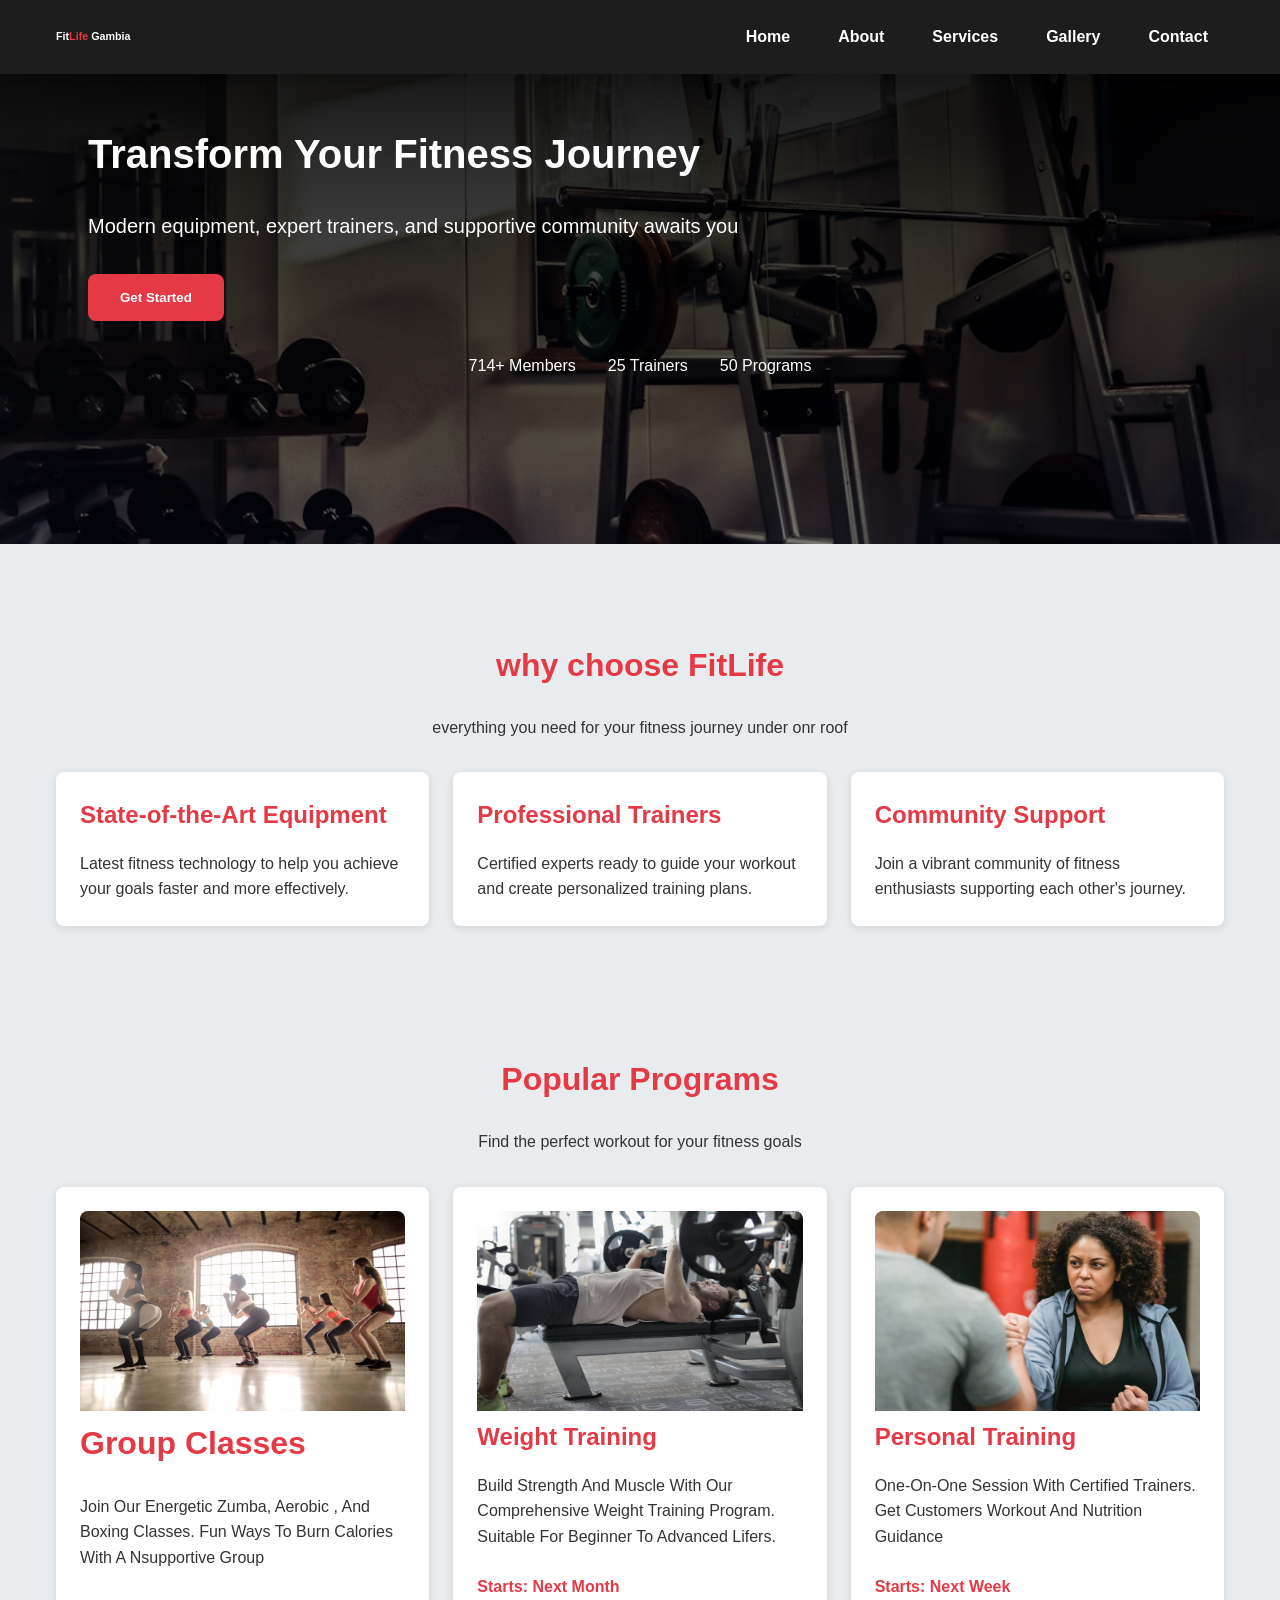
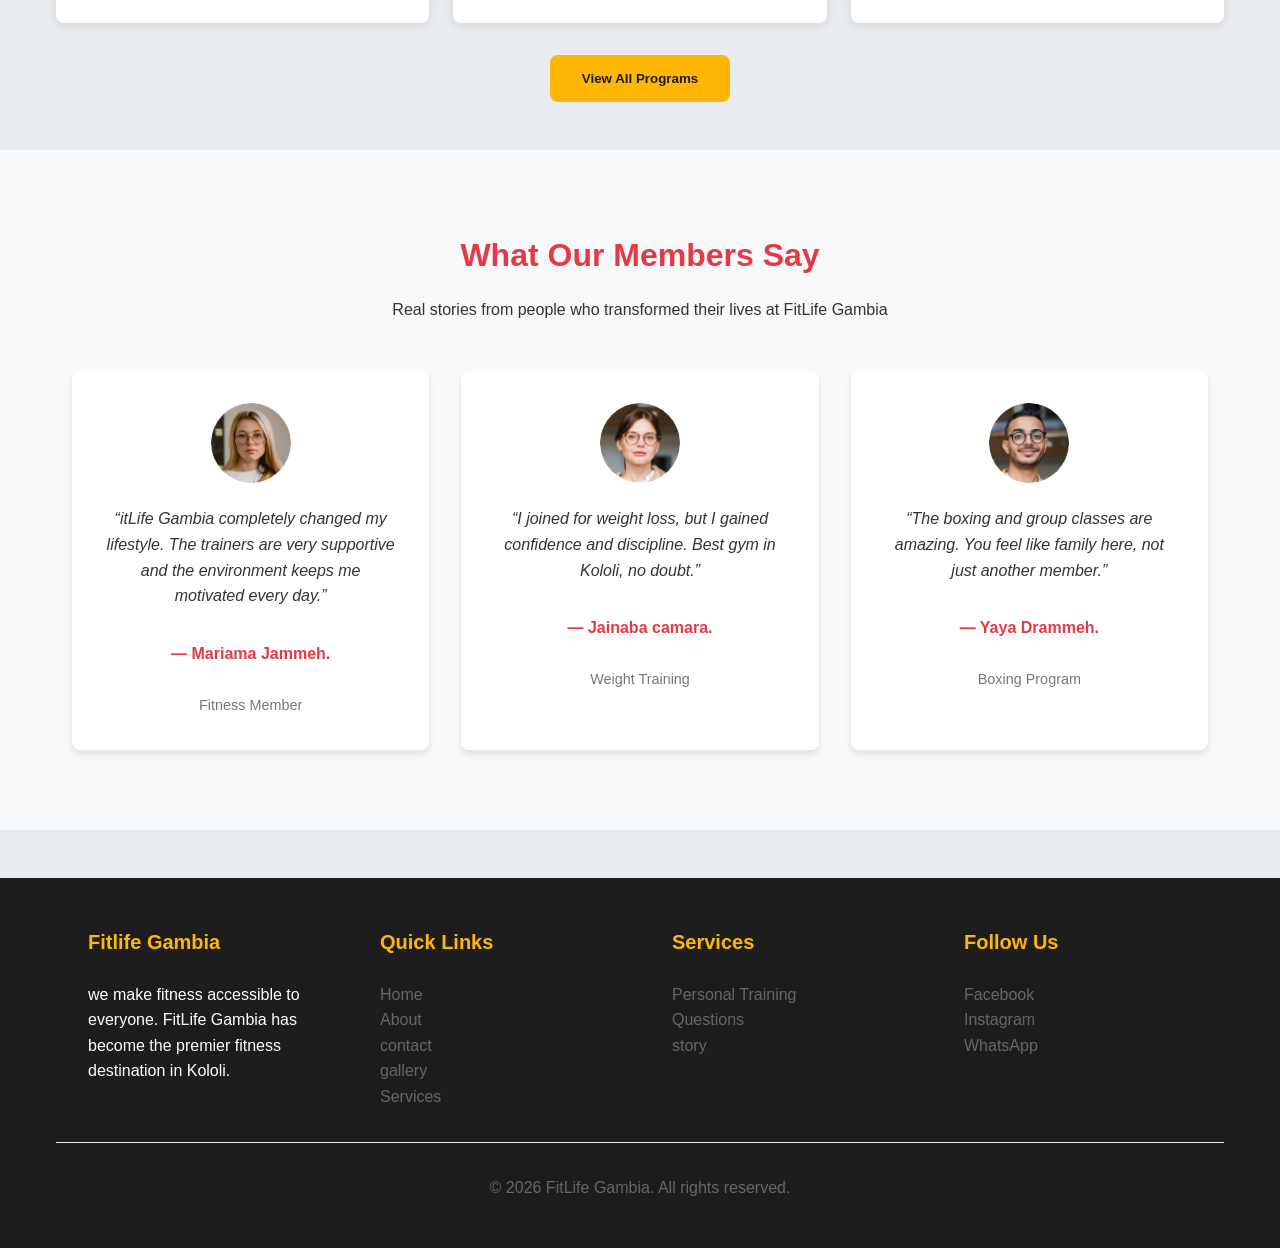
<file: index.html>
<!doctype html>
<html lang="en">
  <head>
    <meta charset="UTF-8" />
    <meta name="viewport" content="width=device-width, initial-scale=1.0" />
    <title>FitLife Gambia</title>
    <link rel="stylesheet" href="css/stlye.css" />
    <link rel="stylesheet" href="css/utilitys.css" />
  </head>
  <body>
    <header>
      <div class="container">
        <div class="header-content">
          <div class="logo">
            <h6 class="small-size">
              Fit<span style="color: var(--color-primary)">Life</span> Gambia
            </h6>
          </div>

          <nav id="navmenu">
            <ul>
              <li><a href="#home" class="active">Home</a></li>
              <li><a href="about.html">About</a></li>
              <li><a href="Services.html">Services</a></li>
              <li><a href="gallery.html">Gallery</a></li>
              <li><a href="contact.html">Contact</a></li>
            </ul>
          </nav>
        </div>
      </div>
    </header>

    <main>
      <!-- Home Section -->
      <div class="contact-hero-img">
        <div class="container">
          <div class="hero">
            <h1>Transform Your Fitness Journey</h1>
            <p>
              Modern equipment, expert trainers, and supportive community awaits
              you
            </p>
            <button
              style="text-align: left"
              class="btn btn-primary"
              onclick="showSection('contact')"
            >
              Get Started
            </button>
            <!-- counter -->
            <div class="counters" style="margin-bottom: 12rem">
              <div>
                <span class="counter" data-target="1200">0</span>+ Members
              </div>
              <div>
                <span class="counter" data-target="25">0</span> Trainers
              </div>
              <div>
                <span class="counter" data-target="50">0</span> Programs
              </div>
            </div>
          </div>
        </div>
      </div>
      <section id="home">
        <div class="container">
          <h2 class="text-center" style="margin-top: var(--spacing-xl)">
            why choose FitLife
          </h2>
          <p class="text-center">
            everything you need for your fitness journey under onr roof
          </p>
          <div class="cards-grid">
            <div class="card feature-card">
              <h3>State-of-the-Art Equipment</h3>
              <p>
                Latest fitness technology to help you achieve your goals faster
                and more effectively.
              </p>
            </div>
            <div class="card feature-card">
              <h3>Professional Trainers</h3>
              <p>
                Certified experts ready to guide your workout and create
                personalized training plans.
              </p>
            </div>
            <div class="card feature-card">
              <h3>Community Support</h3>
              <p>
                Join a vibrant community of fitness enthusiasts supporting each
                other's journey.
              </p>
            </div>
          </div>
        </div>
      </section>
      <div class="full-conti">
        <div class="container">
          <h2 class="text-center" style="margin-top: var(--spacing-xl)">
            Popular Programs
          </h2>
          <p class="text-center">
            Find the perfect workout for your fitness goals
          </p>
          <div class="cards-grid" style="text-transform: capitalize">
            <div class="card">
              <img
                style="
                  width: 100%;
                  border-top-right-radius: var(--border-radius);
                  border-top-left-radius: var(--border-radius);
                  height: 200px;
                "
                src="assest/images/group-fitness.jpg"
                alt="group-fitness"
              />
              <h2>group classes</h2>
              <p>
                Join our Energetic zumba, aerobic , and Boxing classes. Fun ways
                to burn calories with a nsupportive group
              </p>
            </div>

            <div class="card">
              <img
                src="assest/images/weight-training.jpg"
                alt="group pic"
                style="
                  width: 100%;
                  border-top-right-radius: var(--border-radius);
                  border-top-left-radius: var(--border-radius);
                  height: 200px;
                "
              />
              <h3>weight Training</h3>
              <p>
                build strength and muscle with our comprehensive weight training
                program. suitable for beginner to advanced lifers.
              </p>
              <p
                style="
                  font-weight: 600;
                  color: var(--color-primary);
                  margin-top: var(--spacing-md);
                "
              >
                Starts: Next month
              </p>
            </div>
            <div class="card">
              <img
                src="assest/images/personal-training.jpg"
                alt="group pic"
                style="
                  width: 100%;
                  border-top-right-radius: var(--border-radius);
                  border-top-left-radius: var(--border-radius);
                  height: 200px;
                "
              />
              <h3>personal Training</h3>
              <p>
                One-on-one session with certified trainers. Get customers
                Workout and nutrition guidance
              </p>
              <p
                style="
                  font-weight: 600;
                  color: var(--color-primary);
                  margin-top: var(--spacing-md);
                "
              >
                Starts: Next week
              </p>
            </div>
          </div>

          <div
            style="justify-content: center; align-items: center; display: flex"
          >
            <button
              style="
                background-color: var(--color-accent);
                color: var(--color-dark);
                text-transform: capitalize;
              "
              class="btn text-center btn-primary"
              onclick="showSection('contact')"
            >
              view all programs
            </button>
          </div>
        </div>
      </div>

      <!-- last  -->
      <!-- Testimonials Section -->
      <section class="testimonials">
        <div class="container">
          <h2 class="text-center">What Our Members Say</h2>
          <p class="text-center">
            Real stories from people who transformed their lives at FitLife
            Gambia
          </p>

          <div
            class="container testimonials-grid"
            style="
              margin-top: 3rem;
              display: grid;
              grid-template-columns: repeat(auto-fit, minmax(250px, 1fr));
              gap: 2rem;
            "
          >
            <!-- Testimonial 1 -->
            <div
              class="testimonial-card"
              style="
                background: #fff;
                padding: 2rem;
                border-radius: 8px;
                box-shadow: 0 4px 6px rgba(0, 0, 0, 0.1);
                text-align: center;
              "
            >
              <img
                src="assest/testimonial/01.png"
                alt="Mariama J."
                style="
                  width: 80px;
                  height: 80px;
                  border-radius: 50%;
                  object-fit: cover;
                  margin-bottom: 1rem;
                "
              />
              <p class="testimonial-text">
                <q
                  >itLife Gambia completely changed my lifestyle. The trainers
                  are very supportive and the environment keeps me motivated
                  every day.</q
                >
              </p>
              <div class="testimonial-user">
                <strong>— Mariama Jammeh.</strong><br />
                <span>Fitness Member</span>
              </div>
            </div>

            <!-- Testimonial 2 -->
            <div
              class="testimonial-card"
              style="
                background: #fff;
                padding: 2rem;
                border-radius: 8px;
                box-shadow: 0 4px 6px rgba(0, 0, 0, 0.1);
                text-align: center;
              "
            >
              <img
                src="assest/testimonial/02.png"
                alt="Lamin K."
                style="
                  width: 80px;
                  height: 80px;
                  border-radius: 50%;
                  object-fit: cover;
                  margin-bottom: 1rem;
                "
              />
              <p class="testimonial-text">
                <q
                  >I joined for weight loss, but I gained confidence and
                  discipline. Best gym in Kololi, no doubt.</q
                >
              </p>
              <div class="testimonial-user">
                <strong>— Jainaba camara.</strong><br />
                <span>Weight Training</span>
              </div>
            </div>

            <!-- Testimonial 3 -->
            <div
              class="testimonial-card"
              style="
                background: #fff;
                padding: 2rem;
                border-radius: 8px;
                box-shadow: 0 4px 6px rgba(0, 0, 0, 0.1);
                text-align: center;
              "
            >
              <img
                src="assest/testimonial/03.png"
                alt="Awa S."
                style="
                  width: 80px;
                  height: 80px;
                  border-radius: 50%;
                  object-fit: cover;
                  margin-bottom: 1rem;
                "
              />
              <p class="testimonial-text">
                <q
                  >The boxing and group classes are amazing. You feel like
                  family here, not just another member.</q
                >
              </p>
              <div class="testimonial-user">
                <strong>— Yaya Drammeh.</strong><br />
                <span>Boxing Program</span>
              </div>
            </div>
          </div>
        </div>
      </section>
    </main>

    <footer>
      <div class="container">
        <div class="footer-grid">
          <div class="footer-col">
            <h4>Fitlife Gambia</h4>
            <ul class="hover">
              we make fitness accessible to everyone. FitLife Gambia has become
              the premier fitness destination in Kololi.
            </ul>
          </div>
          <div class="footer-col">
            <h4>Quick Links</h4>
            <ul>
              <li><a href="#home">Home</a></li>
              <li><a href="about.html">About</a></li>
              <li><a href="contact.html">contact</a></li>
              <li><a href="gallery.html">gallery</a></li>
              <li><a href="Services.html">Services</a></li>
            </ul>
          </div>
          <div class="footer-col">
            <h4>Services</h4>
            <ul>
              <li><a href="#services">Personal Training</a></li>
              <li><a href="contact.html">Questions</a></li>
              <li><a href="about.html">story</a></li>
            </ul>
          </div>
          <div class="footer-col">
            <h4>Follow Us</h4>
            <ul>
              <li><a href="#" target="_blank">Facebook</a></li>
              <li><a href="#" target="_blank">Instagram</a></li>
              <li><a href="#" target="_blank">WhatsApp</a></li>
            </ul>
          </div>
        </div>
        <div class="footer-bottom">
          <p>&copy; 2026 FitLife Gambia. All rights reserved.</p>
        </div>
      </div>
    </footer>
    <script src="js/index.js"></script>
  </body>
</html>
</file>
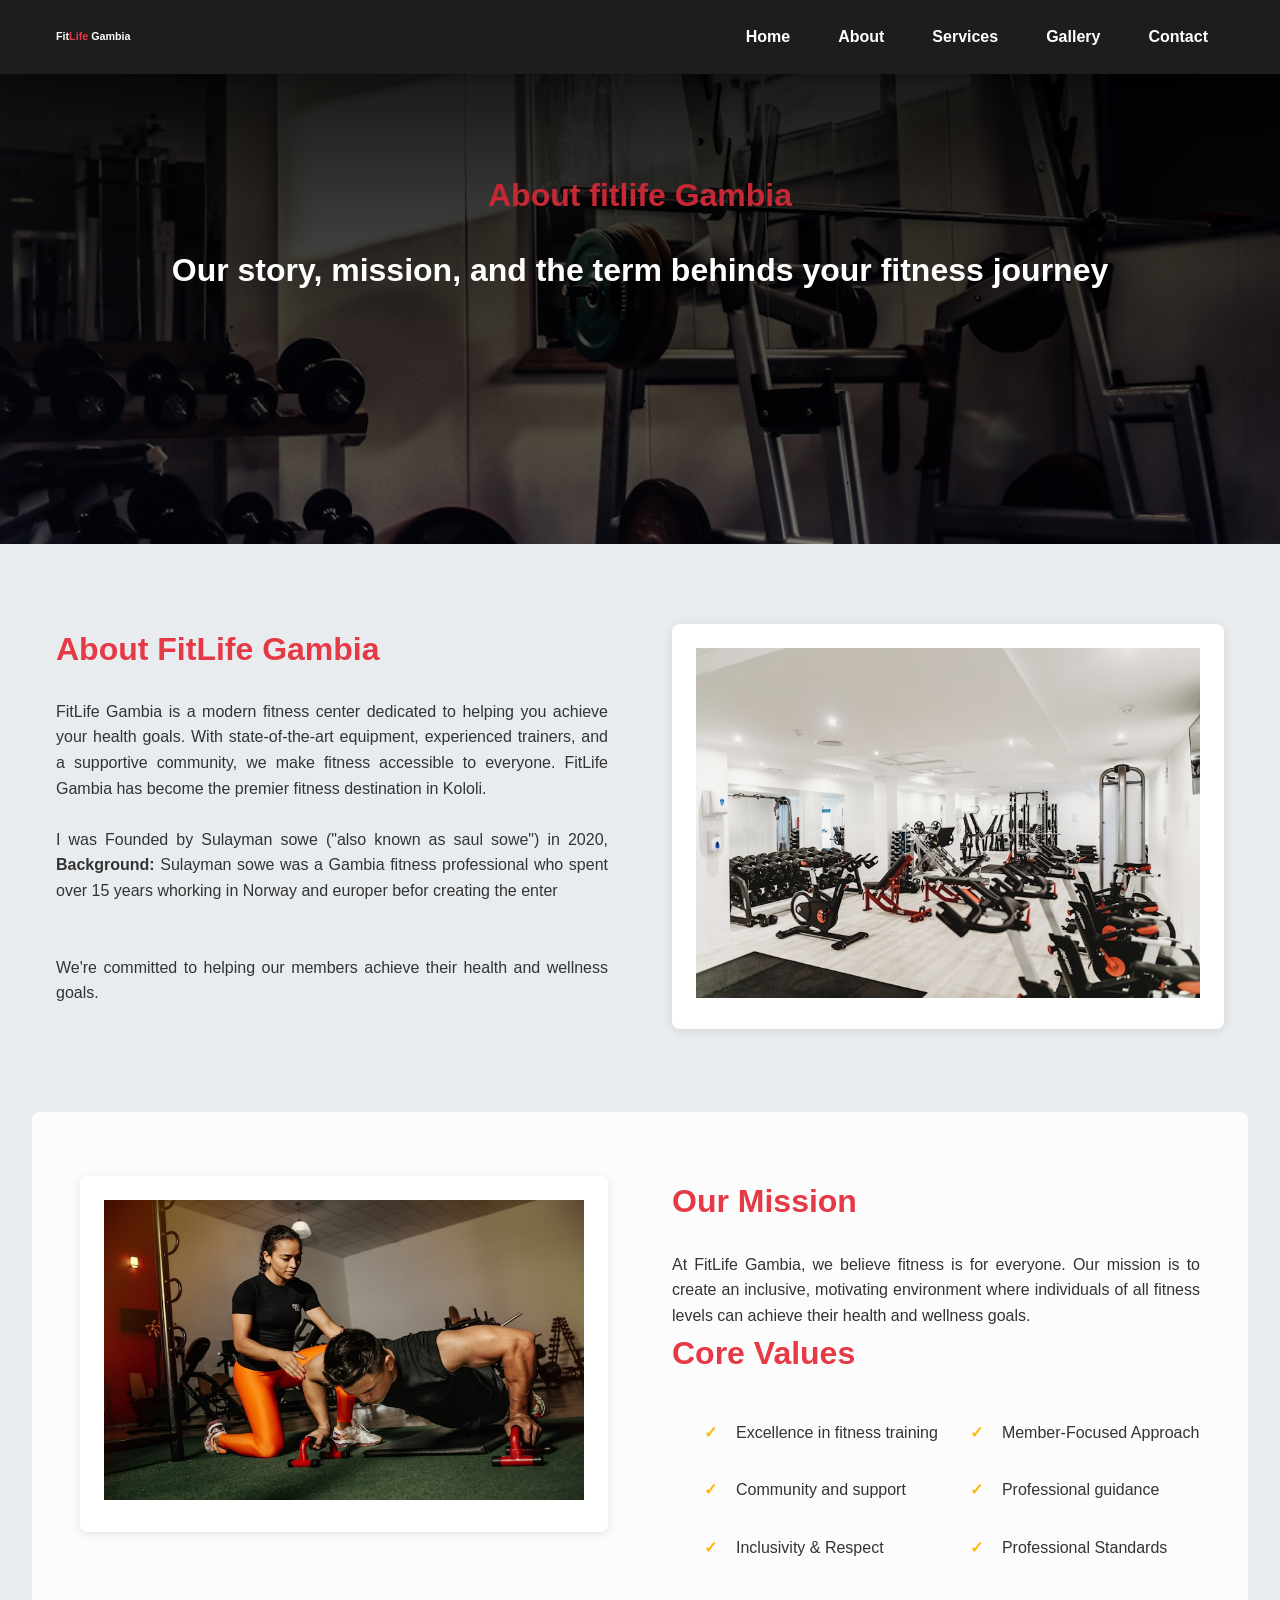
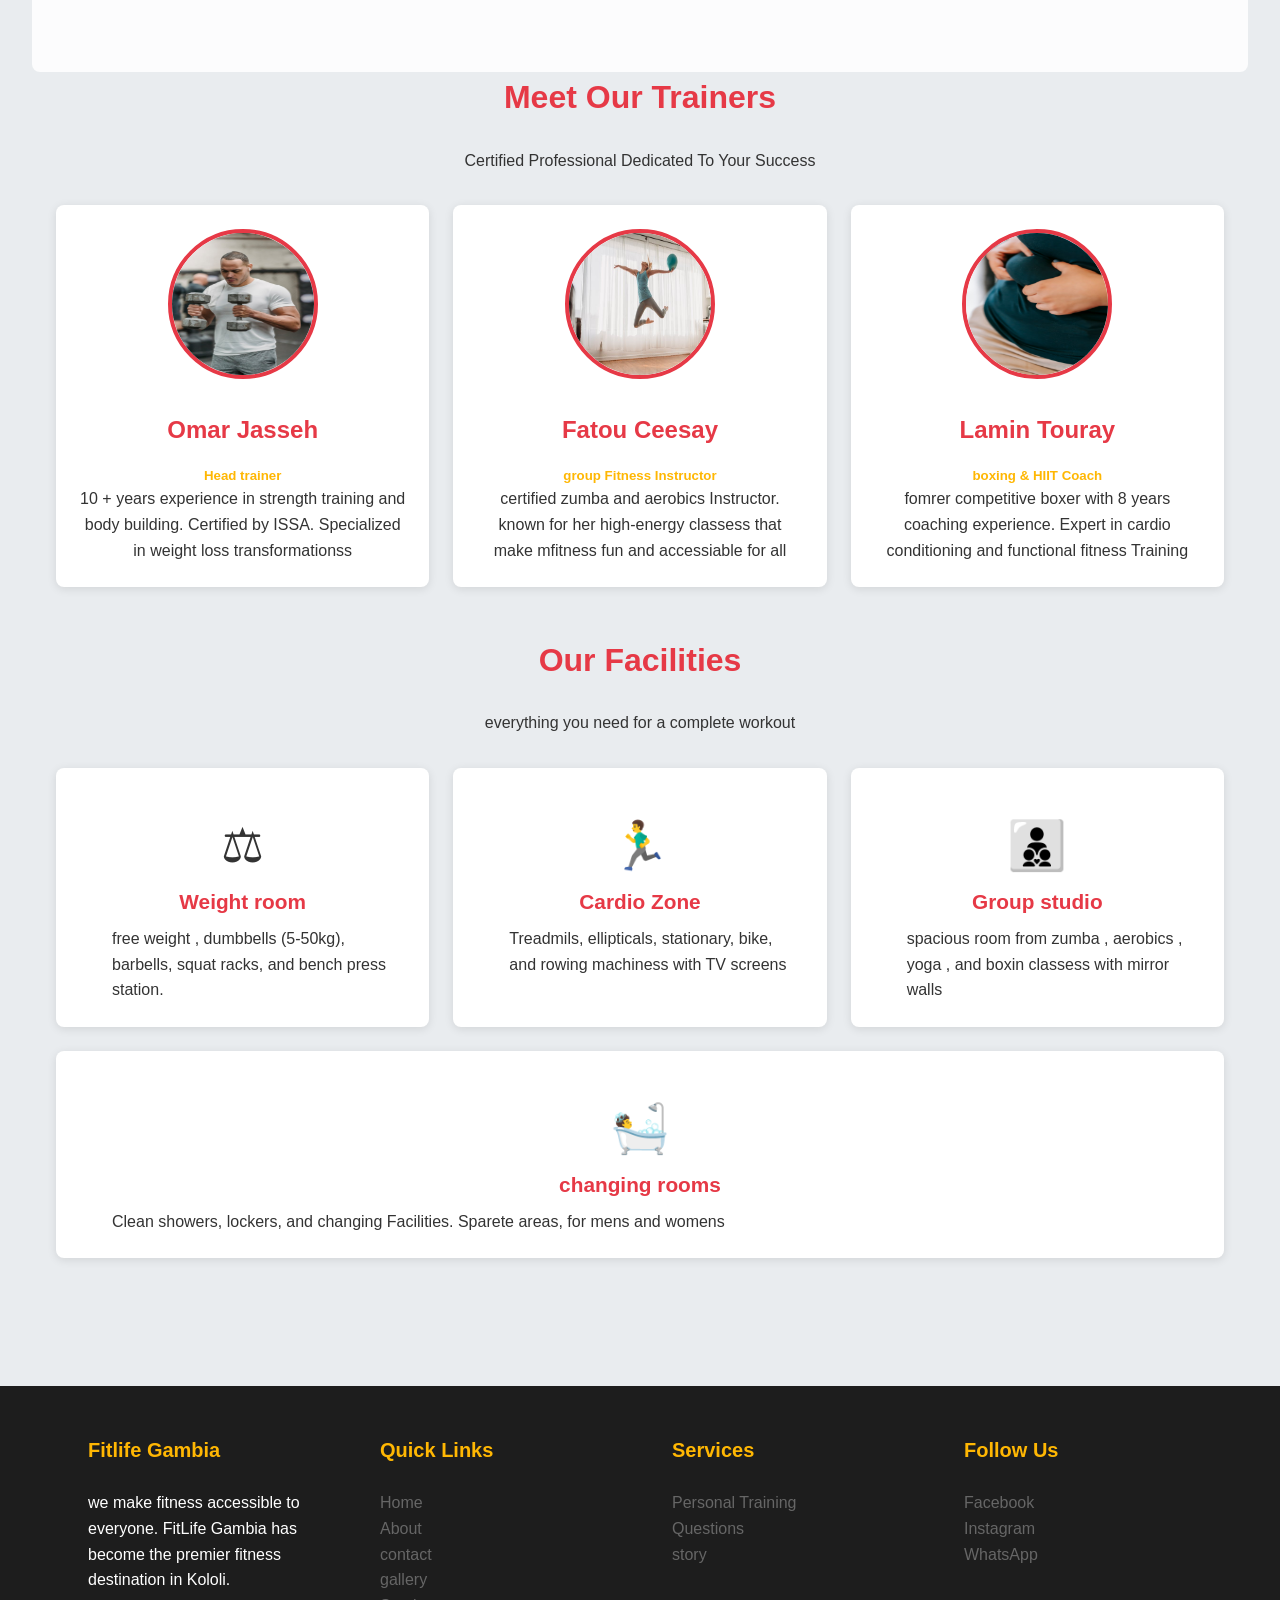
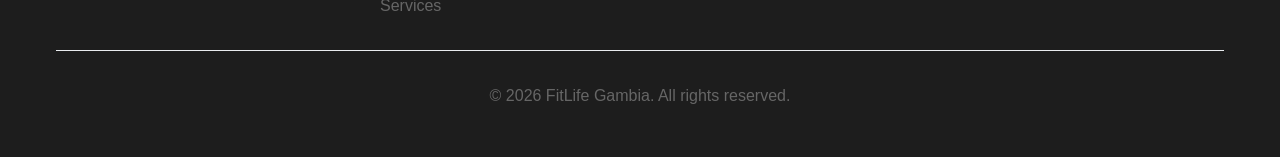
<file: about.html>
<!doctype html>
<html lang="en">
  <head>
    <meta charset="UTF-8" />
    <meta name="viewport" content="width=device-width, initial-scale=1.0" />
    <title>about us</title>
    <link rel="stylesheet" href="css/stlye.css" />
    <link rel="stylesheet" href="css/utilitys.css" />
  </head>
  <body>
    <header>
      <div class="container">
        <div class="header-content">
          <div class="logo">
            <h6 class="small-size">
              Fit<span style="color: var(--color-primary)">Life</span> Gambia
            </h6>
          </div>

          <nav>
            <ul>
              <li><a href="index.html" class="nav-link active">Home</a></li>
              <li><a href="#about" class="nav-link">About</a></li>
              <li><a href="Services.html" class="nav-link">Services</a></li>
              <li><a href="gallery.html" class="nav-link">Gallery</a></li>
              <li><a href="contact.html" class="nav-link">Contact</a></li>
            </ul>
          </nav>
        </div>
      </div>
    </header>
    <!-- about hero section -->
    <div id="about" class="contact-hero-img">
      <div class="contact-hero-text">
        <h2 class="text-center mb-md" style="color: var(--color-primary-dark)">
          About fitlife Gambia
        </h2>
        <h4 style="font-size: 2rem" class="text-center">
          Our story, mission, and the term behinds your fitness journey
        </h4>
      </div>
    </div>
    <!-- About Section -->
    <section>
      <div class="container story">
        <div class="cards-grid" style="gap: 4rem">
          <div class="about-info" style="text-align: justify">
            <h2>About FitLife Gambia</h2>
            <p>
              FitLife Gambia is a modern fitness center dedicated to helping you
              achieve your health goals. With state-of-the-art equipment,
              experienced trainers, and a supportive community, we make fitness
              accessible to everyone. FitLife Gambia has become the premier
              fitness destination in Kololi.
            </p>
            <br />
            <p>
              I was Founded by Sulayman sowe ("also known as saul sowe") in
              2020, <b>Background:</b> Sulayman sowe was a Gambia fitness
              professional who spent over 15 years whorking in Norway and
              europer befor creating the enter
            </p>
            <br /><br />
            <p>
              We're committed to helping our members achieve their health and
              wellness goals.
            </p>
          </div>

          <div class="card">
            <img
              style="width: 100%; height: 350px"
              src="assest/images/gym-interior.jpg"
              alt=""
            />
          </div>
        </div>
      </div>
      <br />
      <br />
      <!-- Mission -->
      <div class="full-continer">
        <div class="container mission">
          <div class="cards-grid" style="gap: 4rem">
            <div class="Missionimg about-img">
              <div class="card">
                <img
                  style="width: 100%; height: 300px"
                  src="assest/images/community.jpg"
                  alt=""
                />
              </div>
            </div>
            <div class="Missioninfo">
              <h2>Our Mission</h2>

              <p style="text-align: justify">
                At FitLife Gambia, we believe fitness is for everyone. Our
                mission is to create an inclusive, motivating environment where
                individuals of all fitness levels can achieve their health and
                wellness goals.
              </p>

              <h2>Core Values</h2>
              <ul
                class="values-list"
                style="
                  display: flex;
                  gap: 2rem;
                  margin-left: var(--spacing-lg);
                  margin-bottom: var(--spacing-lg);
                "
              >
                <div>
                  <li>Excellence in fitness training</li>
                  <li>Community and support</li>
                  <li>Inclusivity & Respect</li>
                </div>
                <div>
                  <li>Member-Focused Approach</li>
                  <li>Professional guidance</li>
                  <li>Professional Standards</li>
                </div>
              </ul>
            </div>
          </div>
        </div>
      </div>
      <!-- Trainers  section -->
      <div class="container">
        <h2 class="text-center">Meet Our Trainers</h2>
        <p class="text-center" style="text-transform: capitalize">
          certified professional dedicated to your success
        </p>
        <div class="cards-grid">
          <div class="card text-center">
            <img
              src="assest/images/trainer-male.jpg"
              alt="Omar"
              style="
                width: 150px;
                border: 4px solid var(--color-primary);
                height: 150px;
                border-radius: 50%;
                margin: 0 auto var(--spacing-md);
              "
            />
            <h3>Omar Jasseh</h3>
            <h5 style="color: var(--color-accent)">Head trainer</h5>
            <p>
              10 + years experience in strength training and body building.
              Certified by ISSA. Specialized in weight loss transformationss
            </p>
          </div>
          <div class="card text-center">
            <img
              src="assest/images/trainer-female.jpg"
              alt="Fatou"
              style="
                width: 150px;
                border: 4px solid var(--color-primary);
                height: 150px;
                border-radius: 50%;
                margin: 0 auto var(--spacing-md);
              "
            />
            <h3>Fatou Ceesay</h3>
            <h5 style="color: var(--color-accent)">group Fitness Instructor</h5>
            <p>
              certified zumba and aerobics Instructor. known for her high-energy
              classess that make mfitness fun and accessiable for all
            </p>
          </div>
          <div class="card text-center">
            <img
              src="assest/images/trainer-male2.jpg"
              alt="Lamin"
              style="
                width: 150px;
                height: 150px;
                border: 4px solid var(--color-primary);
                border-radius: 50%;
                margin: 0 auto var(--spacing-md);
              "
            />
            <h3>Lamin Touray</h3>
            <h5 style="color: var(--color-accent)">boxing & HIIT Coach</h5>
            <p>
              fomrer competitive boxer with 8 years coaching experience. Expert
              in cardio conditioning and functional fitness Training
            </p>
          </div>
        </div>
      </div>

      <!-- Facilities  section -->
      <div class="container">
        <h2 class="text-center" style="margin-top: var(--spacing-xl)">
          Our Facilities
        </h2>
        <p class="text-center">everything you need for a complete workout</p>
        <div class="cards-grid">
          <div class="card feature-card">
            <div
              class="icon text-center"
              style="font-size: 3rem; margin-top: 1rem"
            >
              ⚖
            </div>
            <h2 class="text-center" style="font-size: 1.3rem">Weight room</h2>
            <p style="padding-left: 2rem; margin-top: -1rem">
              free weight , dumbbells (5-50kg), barbells, squat racks, and bench
              press station.
            </p>
          </div>
          <div class="card feature-card">
            <div
              class="icon text-center"
              style="font-size: 3rem; margin-top: 1rem"
            >
              🏃‍♂️
            </div>
            <h2 class="text-center" style="font-size: 1.3rem">Cardio Zone</h2>
            <p style="padding-left: 2rem; margin-top: -1rem">
              Treadmils, ellipticals, stationary, bike, and rowing machiness
              with TV screens
            </p>
          </div>
          <div class="card feature-card">
            <div
              class="icon text-center"
              style="font-size: 3rem; margin-top: 1rem"
            >
              👨‍👦‍👦
            </div>
            <h2 class="text-center" style="font-size: 1.3rem">Group studio</h2>
            <p style="padding-left: 2rem; margin-top: -1rem">
              spacious room from zumba , aerobics , yoga , and boxin classess
              with mirror walls
            </p>
          </div>
          <div
            style="grid-column-start: 1; grid-column-end: 4"
            class="card small-phon feature-card"
          >
            <div
              class="icon text-center"
              style="font-size: 3rem; margin-top: 1rem"
            >
              🛀
            </div>
            <h2 class="text-center" style="font-size: 1.3rem">
              changing rooms
            </h2>
            <p style="padding-left: 2rem; margin-top: -1rem">
              Clean showers, lockers, and changing Facilities. Sparete areas,
              for mens and womens
            </p>
          </div>
        </div>
      </div>
    </section>

    <footer>
      <div class="container">
        <div class="footer-grid">
          <div class="footer-col">
            <h4>Fitlife Gambia</h4>
            <ul class="hover">
              we make fitness accessible to everyone. FitLife Gambia has become
              the premier fitness destination in Kololi.
            </ul>
          </div>
          <div class="footer-col">
            <h4>Quick Links</h4>
            <ul>
              <li><a href="index.html">Home</a></li>
              <li><a href="#about">About</a></li>
              <li><a href="contact.html">contact</a></li>
              <li><a href="gallery.html">gallery</a></li>
              <li><a href="Services.html">Services</a></li>
            </ul>
          </div>
          <div class="footer-col">
            <h4>Services</h4>
            <ul>
              <li><a href="#services">Personal Training</a></li>
              <li><a href="contact.html">Questions</a></li>
              <li><a href="about.html">story</a></li>
            </ul>
          </div>
          <div class="footer-col">
            <h4>Follow Us</h4>
            <ul>
              <li><a href="#" target="_blank">Facebook</a></li>
              <li><a href="#" target="_blank">Instagram</a></li>
              <li><a href="#" target="_blank">WhatsApp</a></li>
            </ul>
          </div>
        </div>
        <div class="footer-bottom">
          <p>&copy; 2026 FitLife Gambia. All rights reserved.</p>
        </div>
      </div>
    </footer>
  </body>
</html>
</file>
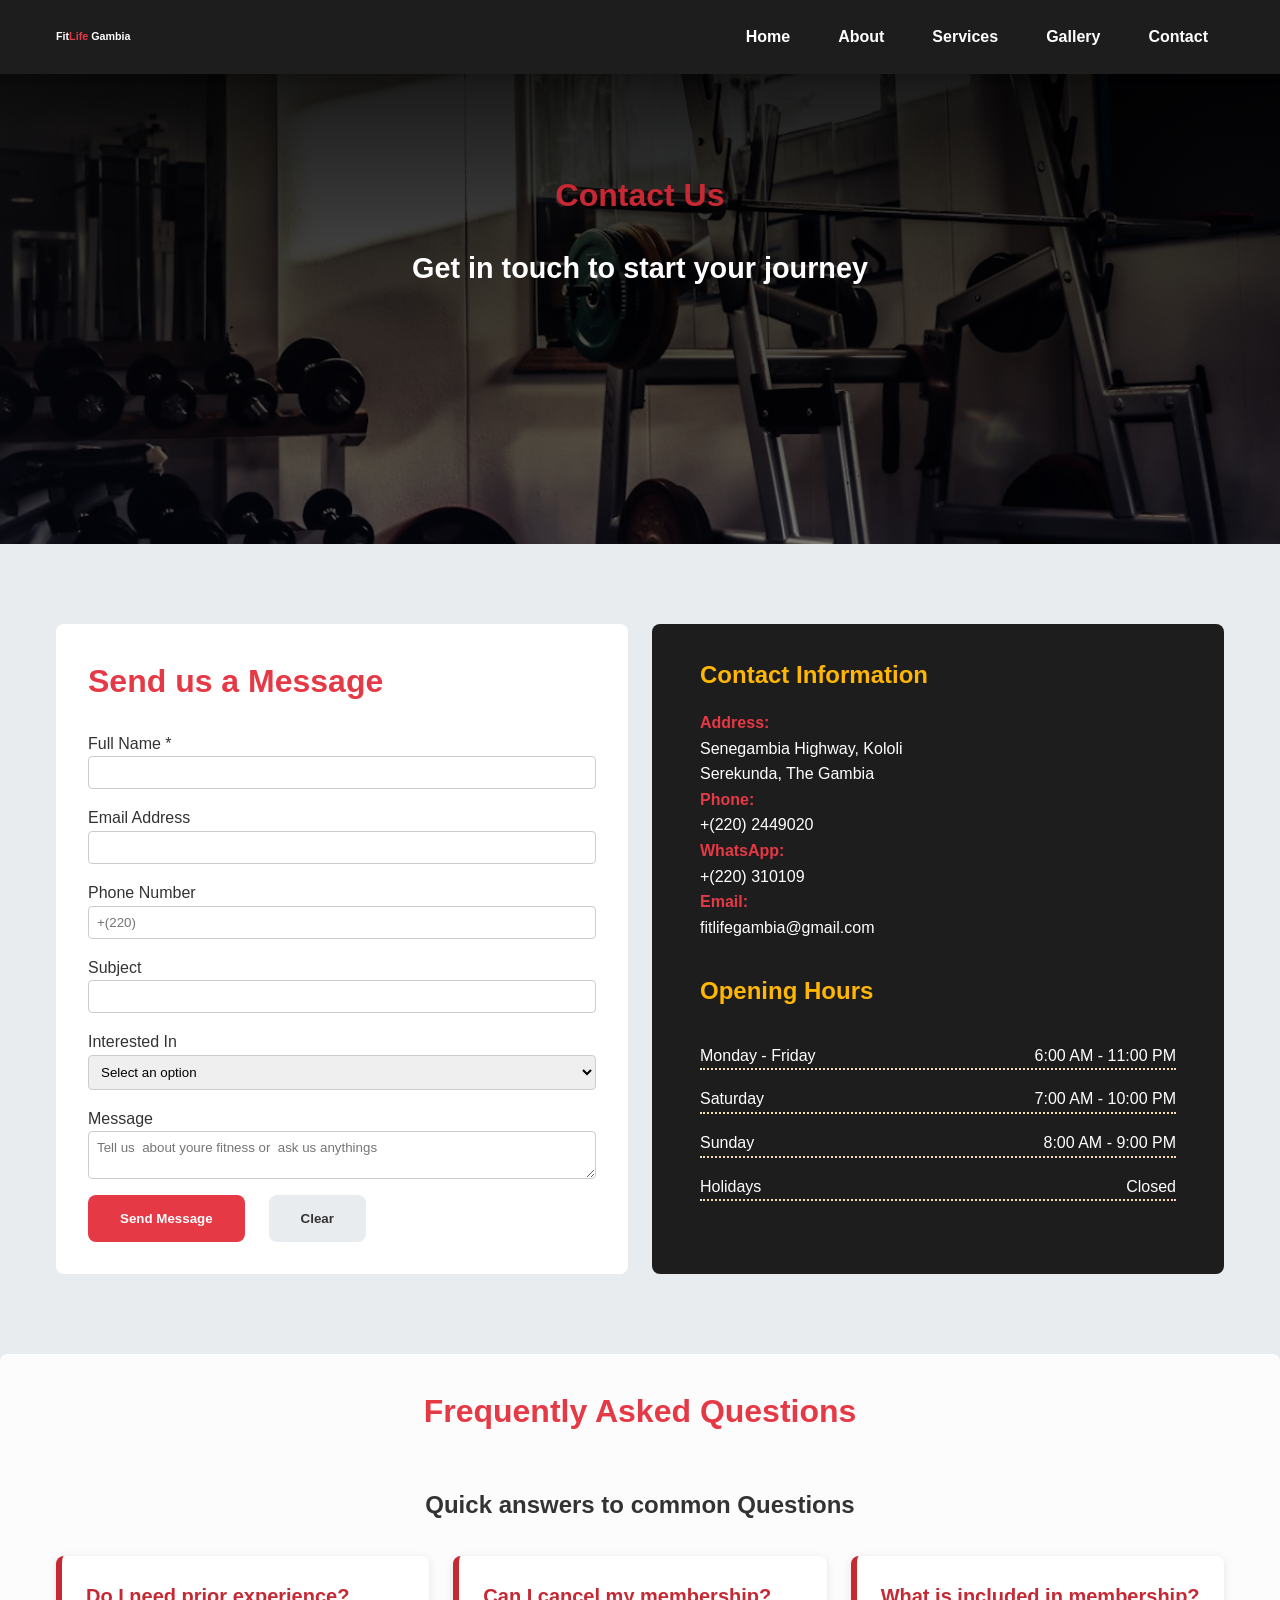
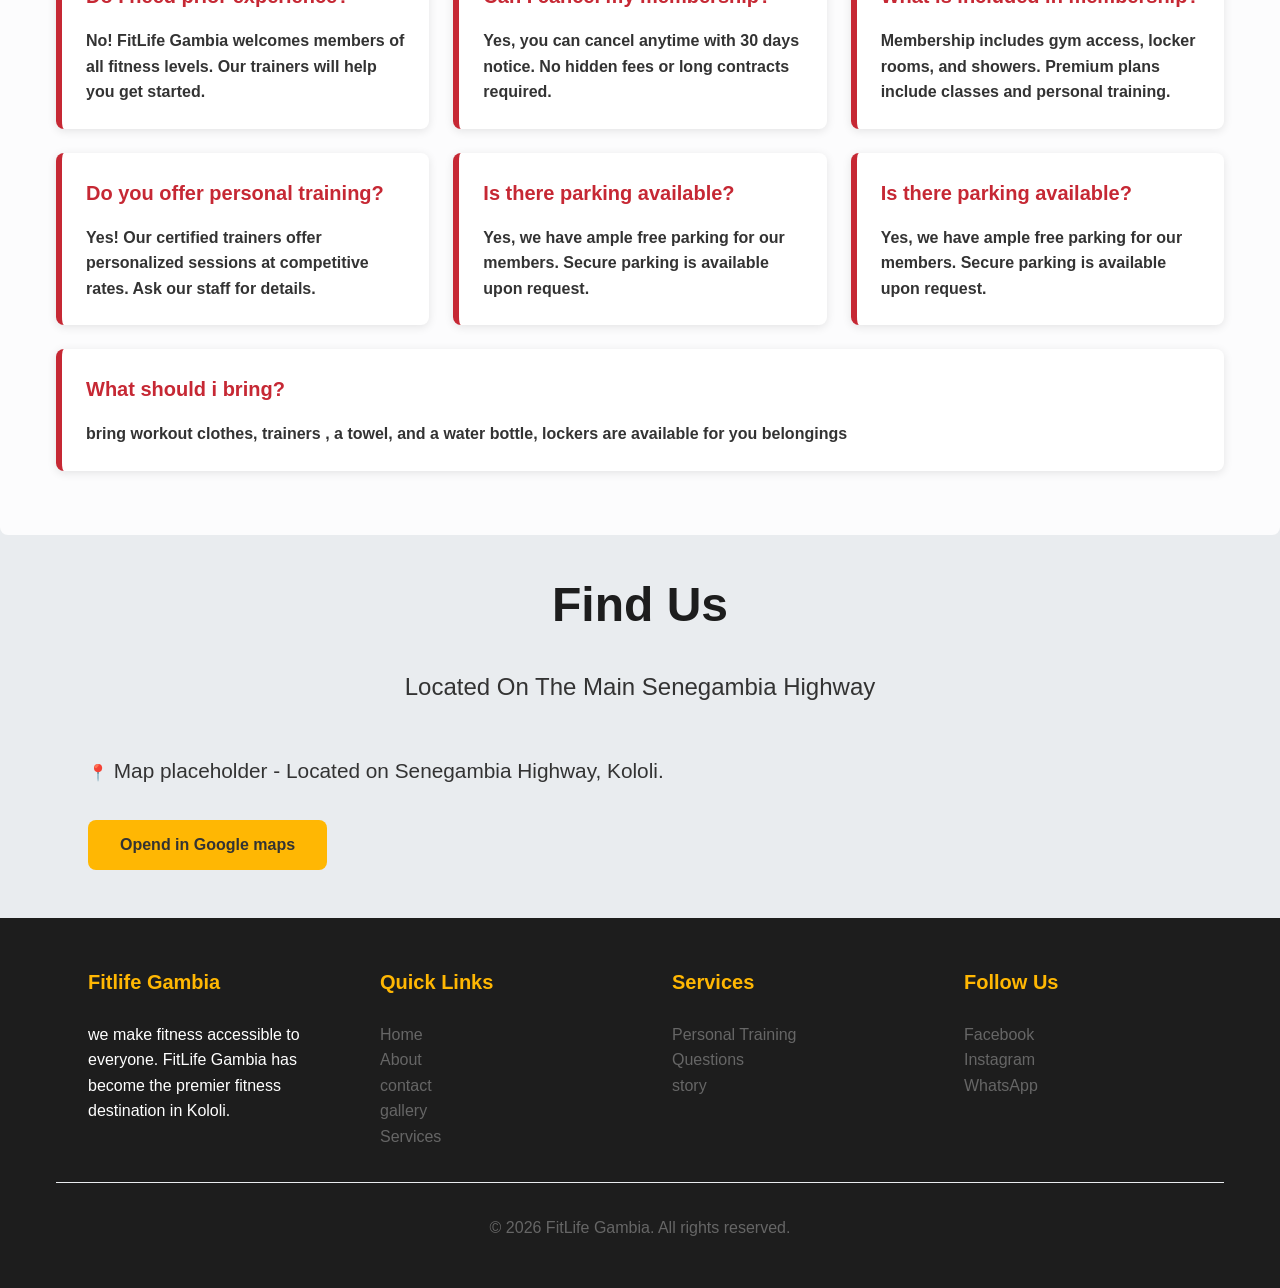
<file: contact.html>
<!doctype html>
<html lang="en">
  <head>
    <meta charset="UTF-8" />
    <meta name="viewport" content="width=device-width, initial-scale=1.0" />
    <title>contacts</title>
    <link rel="stylesheet" href="css/stlye.css" />
    <link rel="stylesheet" href="css/utilitys.css" />
  </head>
  <body>
    <header>
      <div class="container">
        <div class="header-content">
          <div class="logo">
            <h6 class="small-size">
              Fit<span style="color: var(--color-primary)">Life</span> Gambia
            </h6>
          </div>

          <nav>
            <ul>
              <li><a href="index.html" class="active">Home</a></li>
              <li><a href="about.html  ">About</a></li>
              <li><a href="Services.html">Services</a></li>
              <li><a href="gallery.html">Gallery</a></li>
              <li><a href="#contact">Contact</a></li>
            </ul>
          </nav>
        </div>
      </div>
    </header>
    <div class="contact-hero-img">
      <div class="contact-hero-text">
        <h2 class="text-center mb-md" style="color: var(--color-primary-dark)">
          Contact Us
        </h2>
        <h4 style="font-size: 1.8rem" class="text-center">
          Get in touch to start your journey
        </h4>
      </div>
    </div>
    <!-- this is a  contact -->
    <section id="contact" class="hidden">
      <div class="container" id="contact">
        <div class="cards-grid">
          <form class="contact-form" id="contactForm">
            <h2 style="text-align: left; margin-top: 0">Send us a Message</h2>

            <div class="form-row">
              <div class="form-group">
                <label for="name">Full Name *</label>
                <input type="text" id="name" name="name" required />
              </div>
              <div class="form-group">
                <label for="email">Email Address </label>
                <input type="email" id="email" name="email" required />
              </div>
            </div>

            <div class="form-row">
              <div class="form-group">
                <label for="phone">Phone Number</label>
                <input
                  type="tel"
                  id="phone"
                  name="phone"
                  placeholder="+(220)"
                />
              </div>
              <div class="form-group">
                <label for="subject">Subject </label>
                <input type="text" id="subject" name="subject" required />
              </div>
            </div>

            <div class="form-group">
              <label for="membership">Interested In</label>
              <select id="membership" name="membership">
                <option value="">Select an option</option>
                <option value="Basic Membership">Basic Membership</option>
                <option value="Premium Membership">Premium Membership</option>
                <option value="Elite Membership">Elite Membership</option>
                <option value="Personal Training">Personal Training</option>
                <option value="Classes">Classes</option>
                <option value="Other">Other</option>
              </select>
            </div>

            <div class="form-group">
              <label for="message">Message </label>
              <textarea
                id="message"
                name="message"
                required
                placeholder="Tell us  about youre fitness or  ask us anythings "
              ></textarea>
            </div>

            <div style="display: flex; gap: var(--spacing-md)">
              <button type="submit" class="btn btn-primary">
                Send Message
              </button>
              <button
                type="reset"
                class="btn"
                style="
                  background-color: var(--color-gray);
                  color: var(--color-text);
                "
              >
                Clear
              </button>
            </div>
          </form>

          <div class="contact-info">
            <h3
              style="margin-top: var(--spacing-lg); color: var(--color-accent)"
            >
              Contact Information
            </h3>
            <p>
              <strong>Address:</strong><br />
              Senegambia Highway, Kololi<br />
              Serekunda, The Gambia
            </p>
            <p>
              <strong>Phone:</strong><br />
              +(220) 2449020
            </p>
            <p>
              <strong>WhatsApp:</strong><br />
              +(220) 310109
            </p>
            <p>
              <strong>Email:</strong><br />
              fitlifegambia@gmail.com
            </p>

            <h3
              style="margin-top: var(--spacing-lg); color: var(--color-accent)"
            >
              Opening Hours
            </h3>
            <ul class="hours-list-table">
              <li class="hours-list">
                <span>Monday - Friday</span><span>6:00 AM - 11:00 PM</span>
              </li>
              <li class="hours-list">
                <span>Saturday</span><span>7:00 AM - 10:00 PM</span>
              </li>
              <li class="hours-list">
                <span>Sunday</span><span>8:00 AM - 9:00 PM</span>
              </li>
              <li class="hours-list">
                <span>Holidays</span><span>Closed</span>
              </li>
            </ul>
          </div>
        </div>
      </div>
      <!-- check -->
    </section>
    <!-- question -->
    <div class="full-continer">
      <div class="container">
        <h2 class="text-center" style="margin-top: -var(--spacing-xs)">
          Frequently Asked Questions
        </h2>
        <h3 class="text-center" style="margin-top: var(--spacing-xl)">
          Quick answers to common Questions
        </h3>
        <div class="cards-grid">
          <div class="card feature-card border-left">
            <h4 style="color: #c62834">Do I need prior experience?</h4>
            <p style="font-weight: var(--font-weight)">
              No! FitLife Gambia welcomes members of all fitness levels. Our
              trainers will help you get started.
            </p>
          </div>
          <div class="card feature-card border-left">
            <h4 style="color: #c62834">Can I cancel my membership?</h4>
            <p style="font-weight: var(--font-weight)">
              Yes, you can cancel anytime with 30 days notice. No hidden fees or
              long contracts required.
            </p>
          </div>
          <div class="card feature-card border-left">
            <h4 style="color: #c62834">What is included in membership?</h4>
            <p style="font-weight: var(--font-weight)">
              Membership includes gym access, locker rooms, and showers. Premium
              plans include classes and personal training.
            </p>
          </div>
          <div class="card feature-card border-left">
            <h4 style="color: #c62834">Do you offer personal training?</h4>
            <p style="font-weight: var(--font-weight)">
              Yes! Our certified trainers offer personalized sessions at
              competitive rates. Ask our staff for details.
            </p>
          </div>
          <div class="card feature-card border-left">
            <h4 style="color: #c62834">Is there parking available?</h4>
            <p style="font-weight: var(--font-weight)">
              Yes, we have ample free parking for our members. Secure parking is
              available upon request.
            </p>
          </div>
          <div class="card feature-card border-left">
            <h4 style="color: #c62834">Is there parking available?</h4>
            <p style="font-weight: var(--font-weight)">
              Yes, we have ample free parking for our members. Secure parking is
              available upon request.
            </p>
          </div>
          <div
            class="card small-phon feature-card border-left"
            style="grid-column-start: 1; grid-column-end: 4"
          >
            <h4 style="color: #c62834">What should i bring?</h4>
            <p style="font-weight: var(--font-weight)">
              bring workout clothes, trainers , a towel, and a water bottle,
              lockers are available for you belongings
            </p>
          </div>
        </div>
      </div>
    </div>

    <!-- map  section -->

    <div class="findmaps container">
      <h1
        class="text-center"
        style="margin-top: 2rem; color: var(--color-dark); font-size: 3rem"
      >
        Find Us
      </h1>
      <p
        style="font-size: 1.5rem; text-transform: capitalize"
        class="text-center"
      >
        Located on the main Senegambia Highway
      </p>
      <div style="margin-left: 2rem">
        <p style="margin-top: 3rem; font-size: 1.3rem; margin-bottom: 1rem">
          <span style="font-size: 1rem">📍</span> Map placeholder - Located on
          Senegambia Highway, Kololi.
        </p>
        <button
          style="
            margin-top: 1rem;
            font-weight: 900;
            font-size: 1rem;

            color: var(--color-texts);
            background-color: var(--color-accent);
            text-align: left;
          "
          class="btn"
        >
          Opend in Google maps
        </button>
      </div>
    </div>
    <footer>
      <div class="container">
        <div class="footer-grid">
          <div class="footer-col">
            <h4>Fitlife Gambia</h4>
            <ul class="hover">
              we make fitness accessible to everyone. FitLife Gambia has become
              the premier fitness destination in Kololi.
            </ul>
          </div>
          <div class="footer-col">
            <h4>Quick Links</h4>
            <ul>
              <li><a href="index.html">Home</a></li>
              <li><a href="about.html">About</a></li>
              <li><a href="#contact">contact</a></li>
              <li><a href="gallery.html">gallery</a></li>
              <li><a href="Services.html">Services</a></li>
            </ul>
          </div>
          <div class="footer-col">
            <h4>Services</h4>
            <ul>
              <li><a href="#services">Personal Training</a></li>
              <li><a href="contact.html">Questions</a></li>
              <li><a href="about.html">story</a></li>
            </ul>
          </div>
          <div class="footer-col">
            <h4>Follow Us</h4>
            <ul>
              <li><a href="#" target="_blank">Facebook</a></li>
              <li><a href="#" target="_blank">Instagram</a></li>
              <li><a href="#" target="_blank">WhatsApp</a></li>
            </ul>
          </div>
        </div>
        <div class="footer-bottom">
          <p>&copy; 2026 FitLife Gambia. All rights reserved.</p>
        </div>
      </div>
    </footer>
    <!-- Add this just before the closing </body> tag -->
    <script>
      // Wait until the DOM is fully loaded
      document.addEventListener("DOMContentLoaded", function () {
        // Get the contact form element
        const contactForm = document.getElementById("contactForm");

        // Listen for form submission
        contactForm.addEventListener("submit", function (e) {
          e.preventDefault(); // Prevent default form submission

          // Get the value of the name input
          const nameInput = document.getElementById("name").value.trim();

          // If the user entered a name, show it in an alert
          if (nameInput) {
            alert(
              `Thank you for contacting us, ${nameInput}! We will get back to you soon.`,
            );
          } else {
            alert("Please enter your name.");
          }

          // Optionally, clear the form after submission
          contactForm.reset();
        });
      });
    </script>
  </body>
</html>
</file>
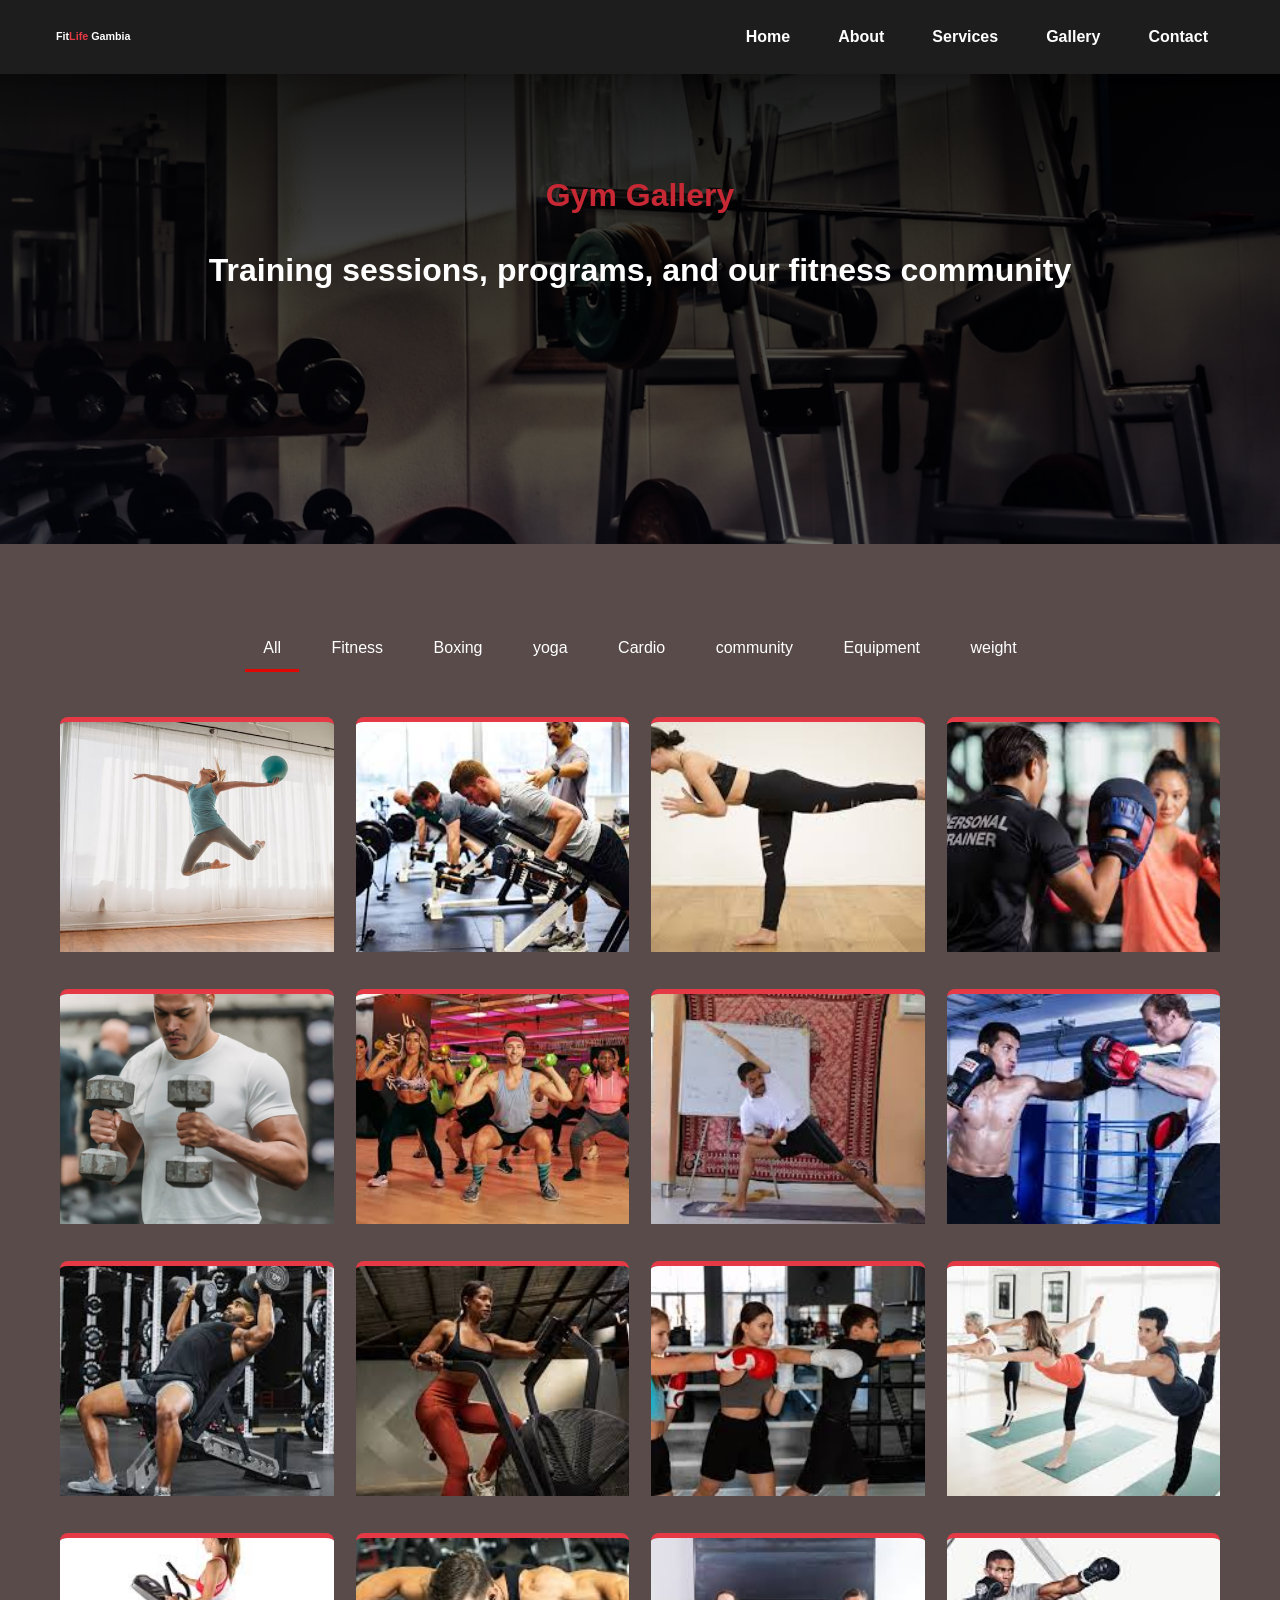
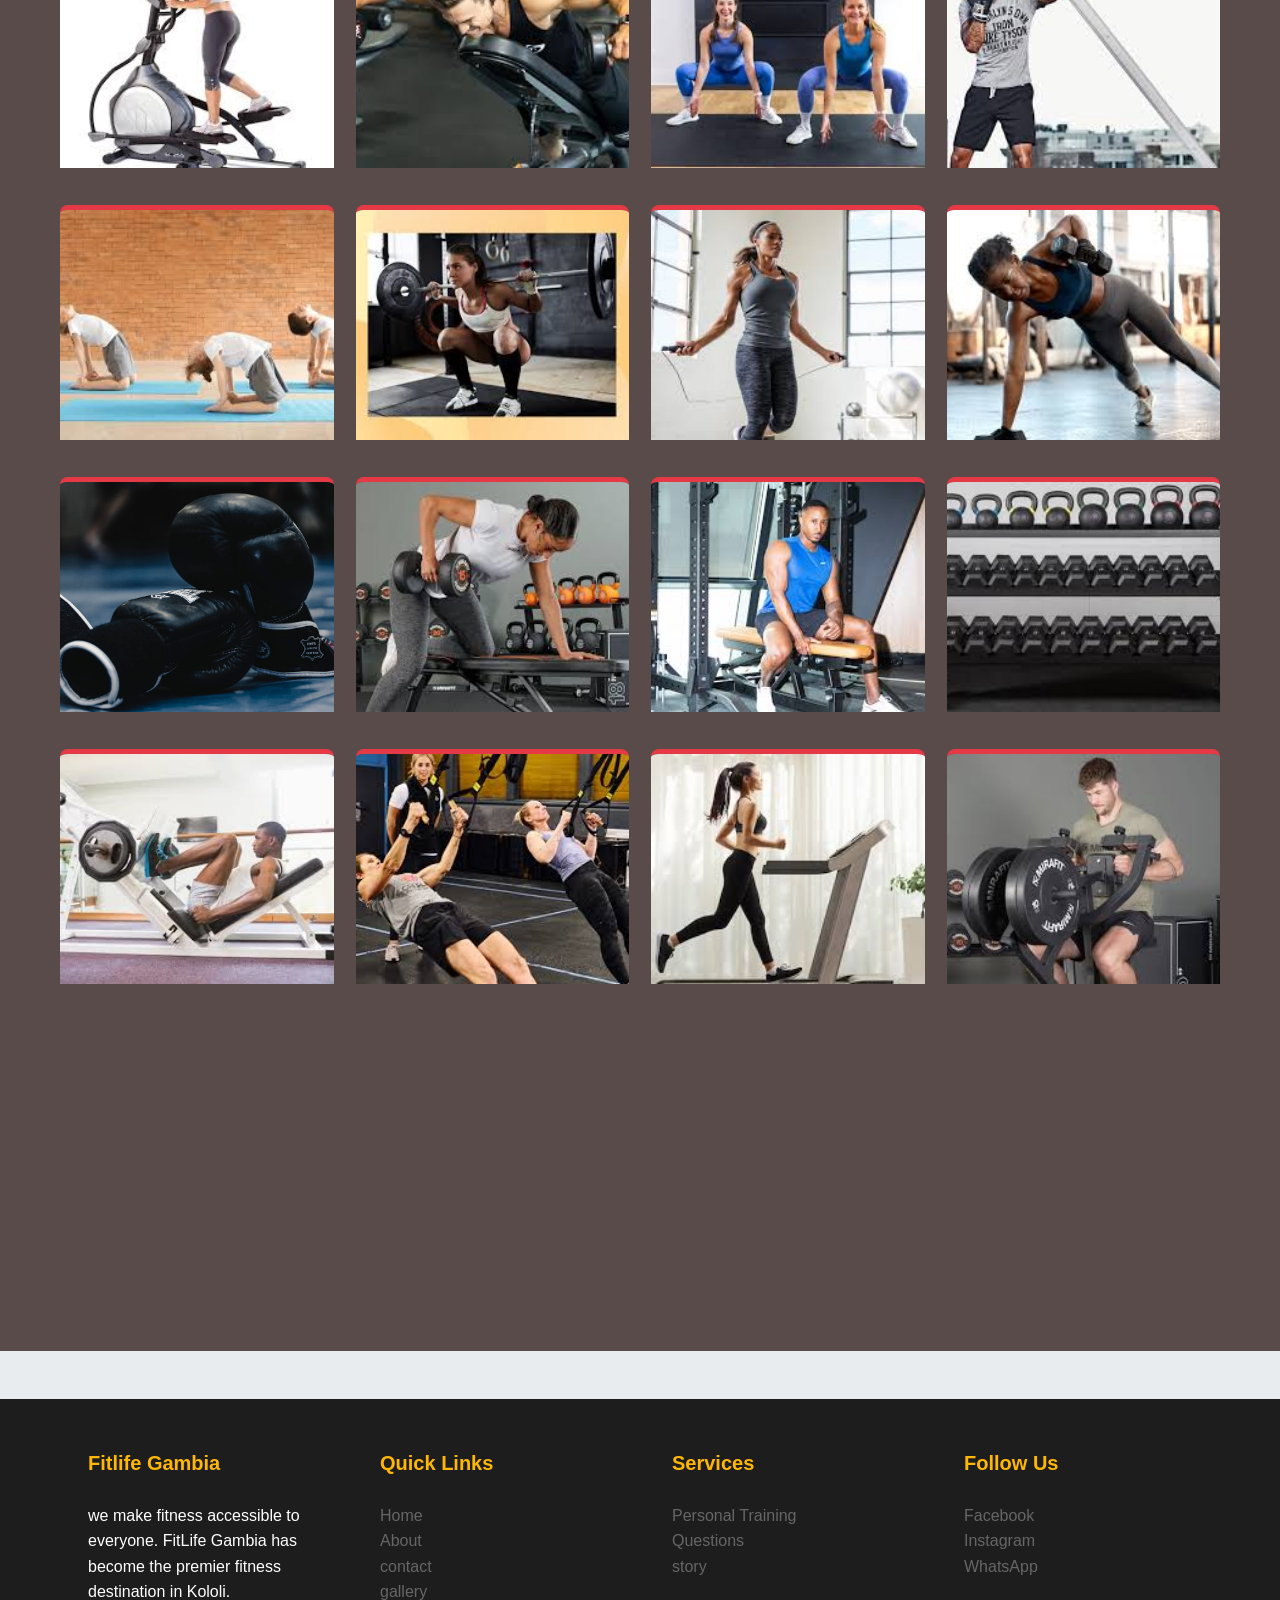
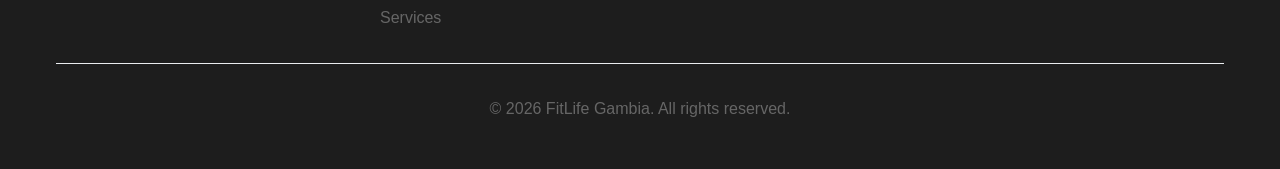
<file: gallery.html>
<!doctype html>
<html lang="en">
  <head>
    <meta charset="UTF-8" />
    <meta name="viewport" content="width=device-width, initial-scale=1.0" />
    <title>Gym Gallery</title>

    <link rel="stylesheet" href="css/stlye.css" />
    <link rel="stylesheet" href="css/utilitys.css" />
  </head>
  <body>
    <header>
      <div class="container">
        <div class="header-content">
          <div class="logo">
            <h6 class="small-size">
              Fit<span style="color: var(--color-primary)">Life</span> Gambia
            </h6>
          </div>

          <nav>
            <ul>
              <li><a href="index.html" class="active">Home</a></li>
              <li><a href="about.html  ">About</a></li>
              <li><a href="Services.html">Services</a></li>
              <li><a href="#gallery">Gallery</a></li>
              <li><a href="contact.html">Contact</a></li>
            </ul>
          </nav>
        </div>
      </div>
    </header>
    <div class="contact-hero-img">
      <div class="contact-hero-text">
        <h2 class="text-center mb-md" style="color: var(--color-primary-dark)">
          Gym Gallery
        </h2>
        <h4 style="font-size: 2rem" class="text-center">
          Training sessions, programs, and our fitness community
        </h4>
      </div>
    </div>
    <div style="background: #5a4b4b">
      <section class="gallery">
        <div class="filters">
          <button class="active" data-filter="all">All</button>
          <button data-filter="fitness">Fitness</button>
          <button data-filter="boxing">Boxing</button>
          <button data-filter="yoga">yoga</button>
          <button data-filter="cardio">Cardio</button>
          <button data-filter="community">community</button>

          <button data-filter="equipment">Equipment</button>

          <button data-filter="weight">weight</button>
        </div>

        <div class="gallery-grid">
          <div class="gallery-item" data-category="community  ">
            <img src="assest/images/trainer-female.jpg" />
            <div class="overlay">community</div>
          </div>
          <div class="gallery-item" data-category="fitness">
            <img src="assest/fitnessclass/2.jfif" />
            <div class="overlay">Fitness</div>
          </div>

          <div class="gallery-item" data-category="yoga">
            <img src="assest/yogaclass/1.jfif" />
            <div class="overlay">yoga</div>
          </div>
          <div class="gallery-item" data-category="boxing">
            <img src="assest/boxingfitness/1.jfif" />
            <div class="overlay">Boxing</div>
          </div>

          <div class="gallery-item" data-category="community">
            <img src="assest/images/trainer-male.jpg" />
            <div class="overlay">community</div>
          </div>
          <div class="gallery-item" data-category="fitness">
            <img src="assest/fitnessclass/3.jfif" />
            <div class="overlay">fitness</div>
          </div>
          <div class="gallery-item" data-category="yoga">
            <img src="assest/yogaclass/2.jfif" />
            <div class="overlay">yoga</div>
          </div>
          <div class="gallery-item" data-category="boxing">
            <img src="assest/boxingfitness/3.jfif" />
            <div class="overlay">Boxing</div>
          </div>
          <div class="gallery-item" data-category="weight">
            <img src="assest/weighttraining/2.jfif" />
            <div class="overlay">weight</div>
          </div>
          <div class="gallery-item" data-category="cardio">
            <img src="assest/cardioworkout/1.jfif" />
            <div class="overlay">Cardio</div>
          </div>
          <div class="gallery-item" data-category="boxing">
            <img src="assest/boxingfitness/2.jfif" />
            <div class="overlay">Boxing</div>
          </div>
          <div class="gallery-item" data-category="yoga">
            <img src="assest/yogaclass/3.jfif" />
            <div class="overlay">yoga</div>
          </div>
          <div class="gallery-item" data-category="equipment">
            <img src="assest/gymequipment/1.jfif" />
            <div class="overlay">Equipment</div>
          </div>
          <div class="gallery-item" data-category="weight">
            <img src="assest/weighttraining/3.jfif" />
            <div class="overlay">weight</div>
          </div>
          <div class="gallery-item" data-category="cardio">
            <img src="assest/cardioworkout/5.jfif" />
            <div class="overlay">Cardio</div>
          </div>
          <div class="gallery-item" data-category="boxing">
            <img src="assest/boxingfitness/5.jfif" />
            <div class="overlay">Boxing</div>
          </div>
          <div class="gallery-item" data-category="yoga">
            <img src="assest/yogaclass/4.jfif" />
            <div class="overlay">yoga</div>
          </div>
          <div class="gallery-item" data-category="weight">
            <img src="assest/weighttraining/5.jfif" />
            <div class="overlay">weight</div>
          </div>
          <div class="gallery-item" data-category="cardio">
            <img src="assest/cardioworkout/6.jfif" />
            <div class="overlay">Cardio</div>
          </div>
          <div class="gallery-item" data-category="fitness">
            <img src="assest/fitnessclass/1.jfif" />
            <div class="overlay">Fitness</div>
          </div>
          <div class="gallery-item" data-category="equipment">
            <img src="assest/images/boxing-class.jpg" />
            <div class="overlay">boxing golove</div>
          </div>
          <div class="gallery-item" data-category="equipment">
            <img src="assest/gymequipment/5.jfif" />
            <div class="overlay">equipment</div>
          </div>
          <div class="gallery-item" data-category="weight">
            <img src="assest/weighttraining/8.jfif" />
            <div class="overlay">weight</div>
          </div>
          <div class="gallery-item" data-category="equipment">
            <img src="assest/dumbbellrack/2.jfif" />
            <div class="overlay">dumbbellrack</div>
          </div>

          <div class="gallery-item" data-category="equipment">
            <img src="assest/gymequipment/8.jfif" />
            <div class="overlay">equipment</div>
          </div>
          <div class="gallery-item" data-category="fitness">
            <img src="assest/fitnessclass/4.jfif" />
            <div class="overlay">fitness</div>
          </div>

          <div class="gallery-item" data-category="cardio">
            <img src="assest/cardioworkout/7.jfif" />
            <div class="overlay">Cardio</div>
          </div>
          <div class="gallery-item" data-category="equipment">
            <img src="assest/gymequipment/4.jfif" />
            <div class="overlay">equipment</div>
          </div>
          <div class="gallery-item" data-category="equipment">
            <img src="assest/images/gym-interior.jpg" />
            <div class="overlay">equipment</div>
          </div>
          <div class="gallery-item" data-category="equipment">
            <img src="assest/images/gym-equipment.jpg" />
            <div class="overlay">equipment</div>
          </div>
        </div>
      </section>

      <div class="modal" id="modal">
        <span id="close">&times;</span>
        <img id="modalImg" />
      </div>
    </div>

    <footer>
      <div class="container">
        <div class="footer-grid">
          <div class="footer-col">
            <h4>Fitlife Gambia</h4>
            <ul class="hover">
              we make fitness accessible to everyone. FitLife Gambia has become
              the premier fitness destination in Kololi.
            </ul>
          </div>
          <div class="footer-col">
            <h4>Quick Links</h4>
            <ul>
              <li><a href="index.html">Home</a></li>
              <li><a href="about.html">About</a></li>
              <li><a href="contact.html">contact</a></li>
              <li><a href="#gallery">gallery</a></li>
              <li><a href="Services.html">Services</a></li>
            </ul>
          </div>
          <div class="footer-col">
            <h4>Services</h4>
            <ul>
              <li><a href="#services">Personal Training</a></li>
              <li><a href="contact.html">Questions</a></li>
              <li><a href="about.html">story</a></li>
            </ul>
          </div>
          <div class="footer-col">
            <h4>Follow Us</h4>
            <ul>
              <li><a href="#" target="_blank">Facebook</a></li>
              <li><a href="#" target="_blank">Instagram</a></li>
              <li><a href="#" target="_blank">WhatsApp</a></li>
            </ul>
          </div>
        </div>
        <div class="footer-bottom">
          <p>&copy; 2026 FitLife Gambia. All rights reserved.</p>
        </div>
      </div>
    </footer>
    <script src="js/index.js"></script>
  </body>
</html>
</file>
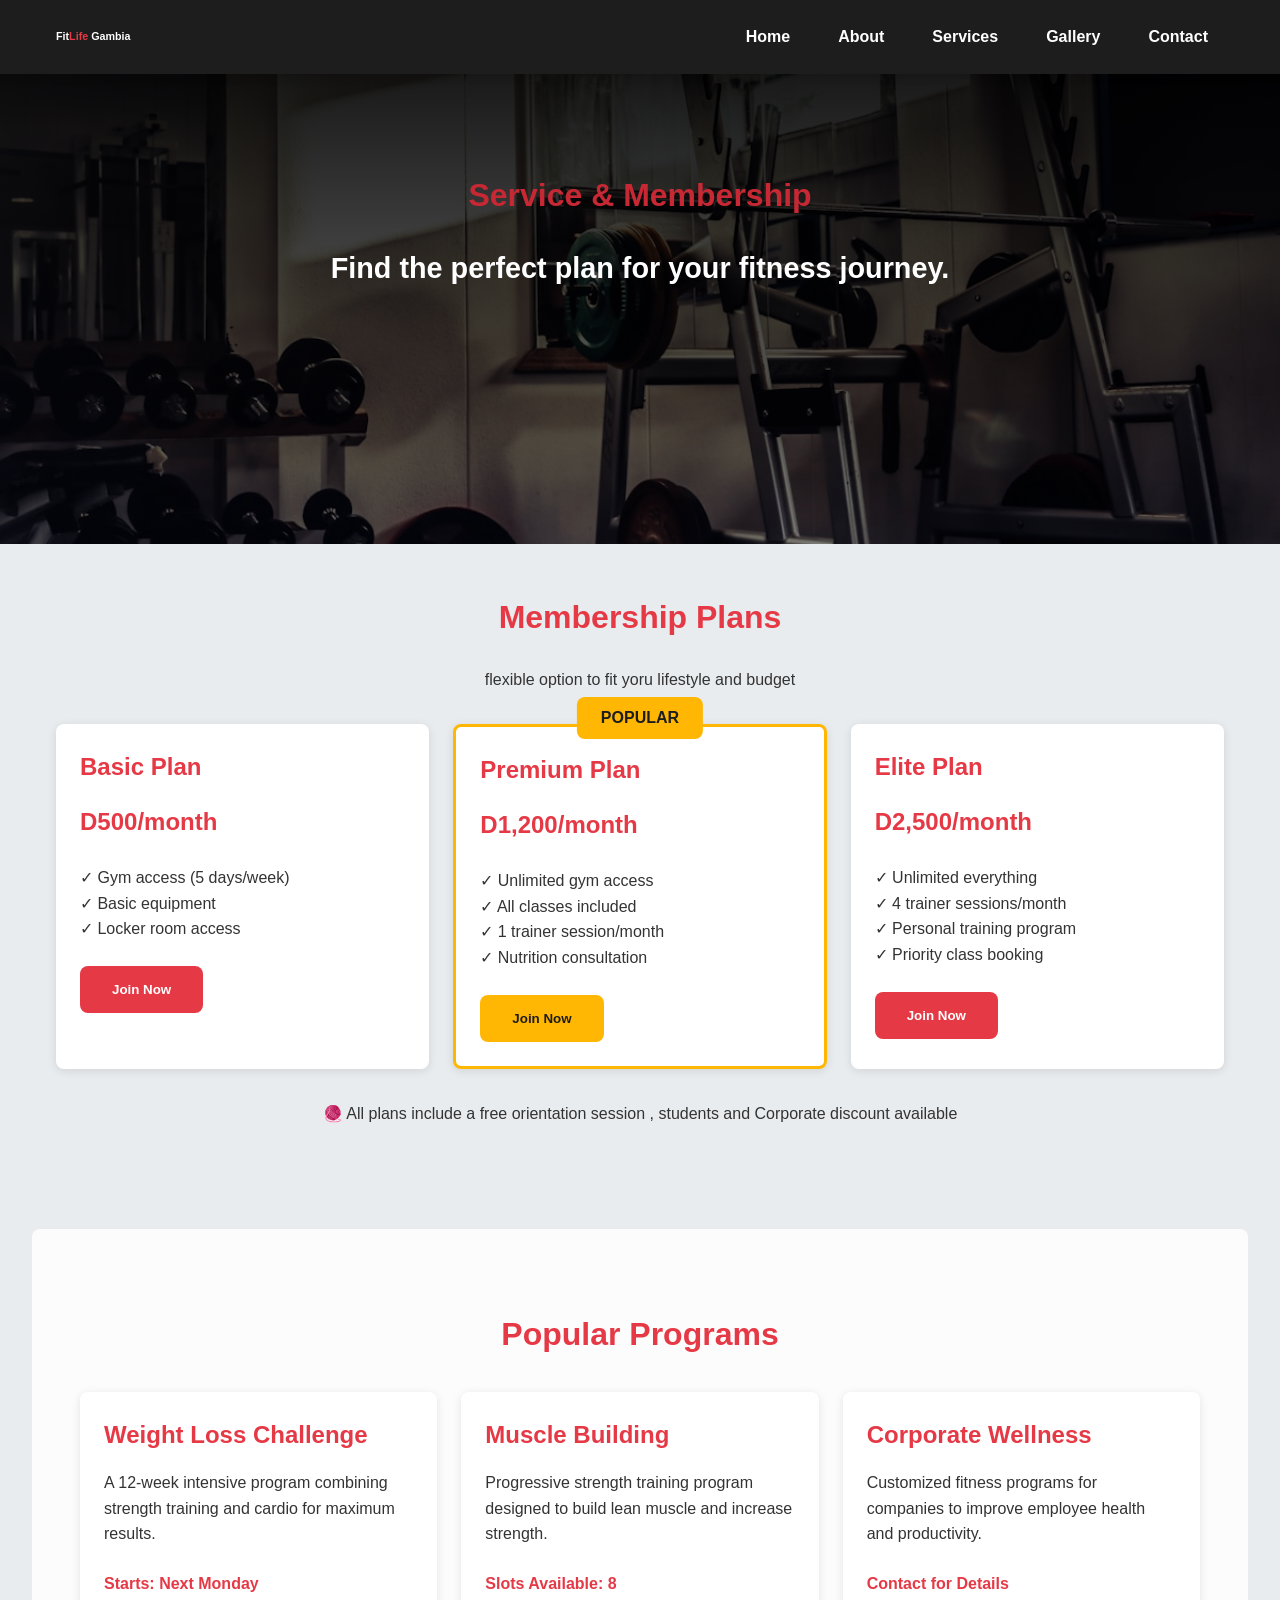
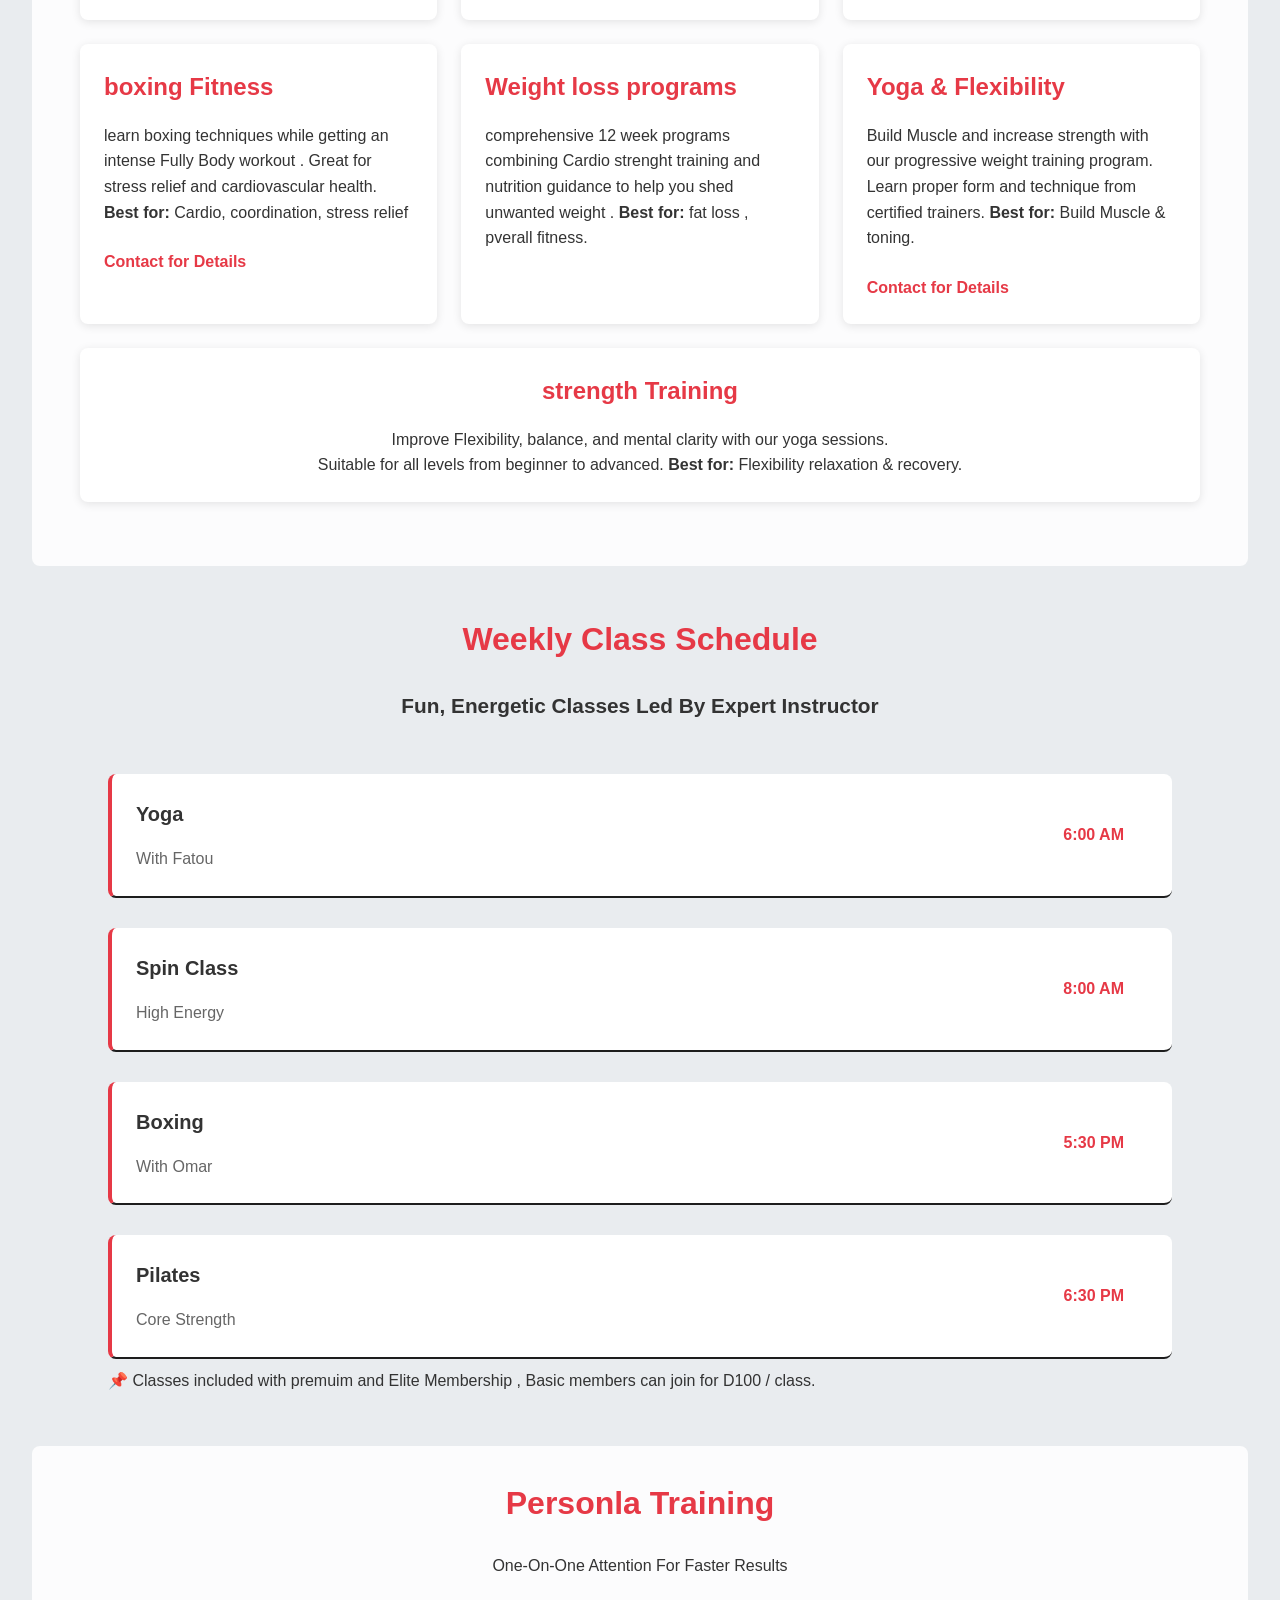
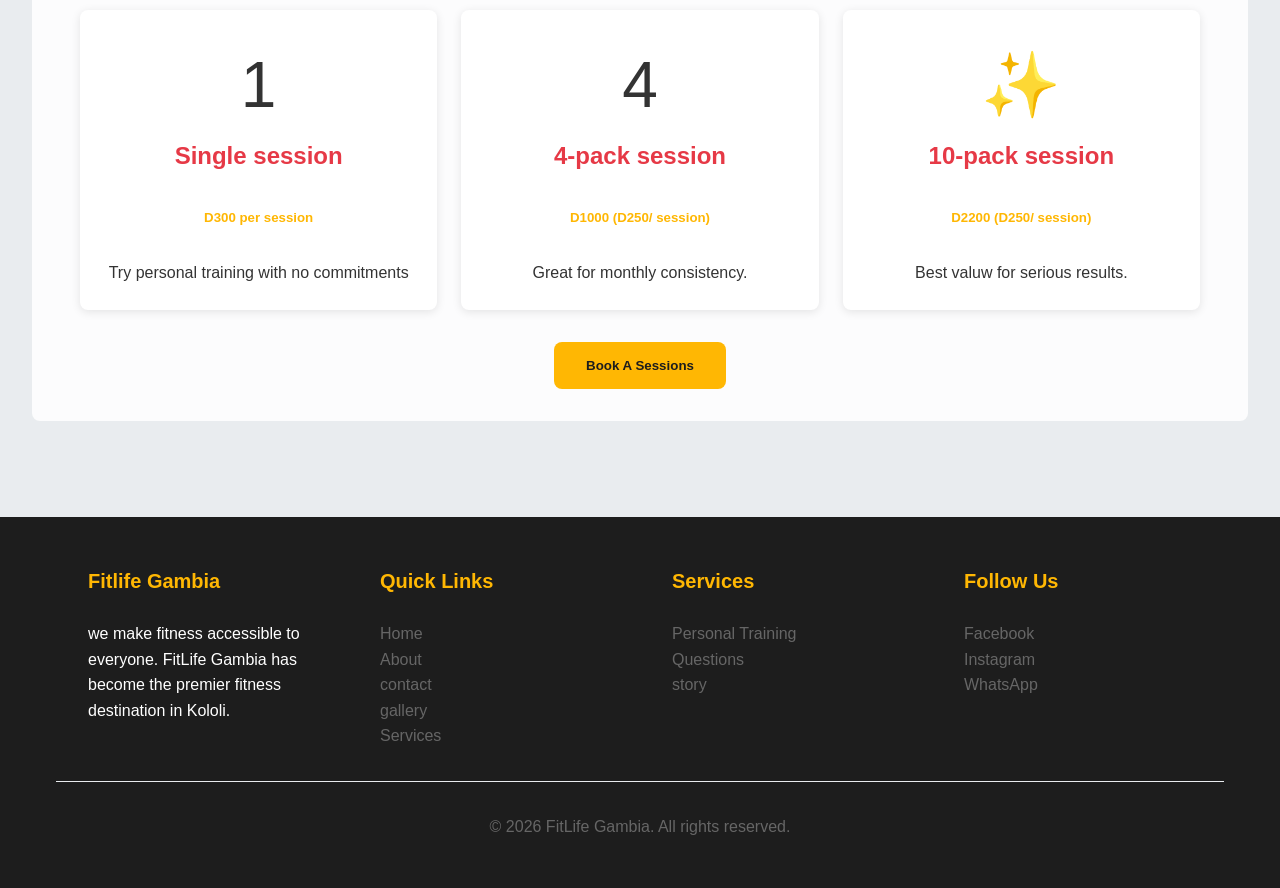
<file: Services.html>
<!doctype html>
<html lang="en">
  <head>
    <meta charset="UTF-8" />
    <meta name="viewport" content="width=device-width, initial-scale=1.0" />
    <title>Services</title>
    <link rel="stylesheet" href="css/stlye.css" />
    <link rel="stylesheet" href="css/utilitys.css" />
  </head>
  <body>
    <header>
      <div class="container">
        <div class="header-content">
          <div class="logo">
            <h6 class="small-size">
              Fit<span style="color: var(--color-primary)">Life</span> Gambia
            </h6>
          </div>

          <nav>
            <ul>
              <li><a href="index.html" class="active">Home</a></li>
              <li><a href="about.html">About</a></li>
              <li><a href="#Services">Services</a></li>
              <li><a href="gallery.html">Gallery</a></li>
              <li><a href="contact.html">Contact</a></li>
            </ul>
          </nav>
        </div>
      </div>
    </header>
    <div class="contact-hero-img">
      <div class="contact-hero-text">
        <h2 class="text-center mb-md" style="color: var(--color-primary-dark)">
          Service & Membership
        </h2>
        <h4 style="font-size: 1.8rem" class="text-center">
          Find the perfect plan for your fitness journey.
        </h4>
      </div>
    </div>

    <!-- Services Section -->
    <section id="services">
      <div class="container">
        <h2 class="text-center">Membership Plans</h2>
        <p class="text-center">
          flexible option to fit yoru lifestyle and budget
        </p>
        <div class="cards-grid">
          <div class="card">
            <h3>Basic Plan</h3>
            <p
              style="
                font-size: 1.5rem;
                color: var(--color-primary);
                font-weight: 700;
              "
            >
              D500/month
            </p>
            <ul style="margin: var(--spacing-md) 0; list-style: none">
              <li>✓ Gym access (5 days/week)</li>
              <li>✓ Basic equipment</li>
              <li>✓ Locker room access</li>
            </ul>
            <button
              class="btn btn-primary"
              onclick="alert('Thank you for your interest!')"
            >
              Join Now
            </button>
          </div>
          <div
            class="card"
            style="border: 3px solid var(--color-accent); position: relative"
          >
            <span
              style="
                position: absolute;
                top: -30px;
                left: 50%;
                transform: translateX(-50%);
                background-color: var(--color-accent);
                color: var(--color-dark);
                padding: var(--spacing-xs) var(--spacing-md);
                border-radius: var(--border-radius);
                font-weight: 700;
              "
              >POPULAR</span
            >
            <h3>Premium Plan</h3>
            <p
              style="
                font-size: 1.5rem;
                color: var(--color-primary);
                font-weight: 700;
              "
            >
              D1,200/month
            </p>
            <ul style="margin: var(--spacing-md) 0; list-style: none">
              <li>✓ Unlimited gym access</li>
              <li>✓ All classes included</li>
              <li>✓ 1 trainer session/month</li>
              <li>✓ Nutrition consultation</li>
            </ul>
            <button
              class="btn btn-secondary"
              onclick="alert('Thank you for your interest!')"
            >
              Join Now
            </button>
          </div>
          <div class="card">
            <h3>Elite Plan</h3>
            <p
              style="
                font-size: 1.5rem;
                color: var(--color-primary);
                font-weight: 700;
              "
            >
              D2,500/month
            </p>
            <ul style="margin: var(--spacing-md) 0; list-style: none">
              <li>✓ Unlimited everything</li>
              <li>✓ 4 trainer sessions/month</li>
              <li>✓ Personal training program</li>
              <li>✓ Priority class booking</li>
            </ul>
            <button
              class="btn btn-primary"
              onclick="alert('Thank you for your interest!')"
            >
              Join Now
            </button>
          </div>
        </div>
        <div class="membershiptext">
          <p class="text-center">
            🧶 All plans include a free orientation session , students and
            Corporate discount available
          </p>
        </div>
      </div>
      <br /><br /><br /><br />
      <!-- end -->
      <div>
        <div class="full-continer">
          <div class="container">
            <h2 class="text-center" style="margin-top: var(--spacing-xl)">
              Popular Programs
            </h2>
            <div class="cards-grid">
              <div class="card">
                <h3>Weight Loss Challenge</h3>
                <p>
                  A 12-week intensive program combining strength training and
                  cardio for maximum results.
                </p>
                <p
                  style="
                    font-weight: 600;
                    color: var(--color-primary);
                    margin-top: var(--spacing-md);
                  "
                >
                  Starts: Next Monday
                </p>
              </div>
              <div class="card">
                <h3>Muscle Building</h3>
                <p>
                  Progressive strength training program designed to build lean
                  muscle and increase strength.
                </p>
                <p
                  style="
                    font-weight: 600;
                    color: var(--color-primary);
                    margin-top: var(--spacing-md);
                  "
                >
                  Slots Available: 8
                </p>
              </div>
              <div class="card">
                <h3>Corporate Wellness</h3>
                <p>
                  Customized fitness programs for companies to improve employee
                  health and productivity.
                </p>
                <p
                  style="
                    font-weight: 600;
                    color: var(--color-primary);
                    margin-top: var(--spacing-md);
                  "
                >
                  Contact for Details
                </p>
              </div>
              <div class="card">
                <h3>boxing Fitness</h3>
                <p>
                  learn boxing techniques while getting an intense Fully Body
                  workout . Great for stress relief and cardiovascular health.
                  <b>Best for:</b> Cardio, coordination, stress relief
                </p>
                <p
                  style="
                    font-weight: 600;
                    color: var(--color-primary);
                    margin-top: var(--spacing-md);
                  "
                >
                  Contact for Details
                </p>
              </div>
              <div class="card">
                <h3>Weight loss programs</h3>
                <p>
                  comprehensive 12 week programs combining Cardio strenght
                  training and nutrition guidance to help you shed unwanted
                  weight .
                  <b>Best for:</b> fat loss , pverall fitness.
                </p>
              </div>
              <div class="card">
                <h3>Yoga & Flexibility</h3>

                <p>
                  Build Muscle and increase strength with our progressive weight
                  training program. Learn proper form and technique from
                  certified trainers. <b>Best for:</b> Build Muscle & toning.
                </p>
                <p
                  style="
                    font-weight: 600;
                    color: var(--color-primary);
                    margin-top: var(--spacing-md);
                  "
                >
                  Contact for Details
                </p>
              </div>
              <div
                style="grid-column-start: 1; grid-column-end: 4"
                class="card small-phon feature-card"
              >
                <h3 class="text-center">strength Training</h3>
                <p class="text-center">
                  Improve Flexibility, balance, and mental clarity with our yoga
                  sessions. <br />
                  Suitable for all levels from beginner to advanced.
                  <b>Best for:</b> Flexibility relaxation & recovery.
                </p>
              </div>
            </div>
          </div>
        </div>
        <div class="container">
          <h2 class="text-center" style="margin-top: var(--spacing-xl)">
            Weekly Class Schedule
          </h2>
          <p
            class="text-center"
            style="
              text-transform: capitalize;
              font-size: 1.3rem;
              font-weight: 900;
            "
          >
            fun, energetic classes led by expert Instructor
          </p>
          <div
            style="
              margin: 20px;

              padding: var(--spacing-lg);
              border-radius: var(--border-radius);
            "
          >
            <div class="class-item">
              <div>
                <h4>Yoga</h4>
                <p style="color: var(--color-text-light)">With Fatou</p>
              </div>
              <span
                class="time"
                style="
                  color: var(--color-primary);
                  padding: var(--spacing-xs) var(--spacing-sm);
                  border-radius: 20px;
                  font-weight: 600;
                "
                >6:00 AM</span
              >
            </div>
            <div class="class-item">
              <div>
                <h4>Spin Class</h4>
                <p style="color: var(--color-text-light)">High Energy</p>
              </div>
              <span
                class="time"
                style="
                  color: var(--color-primary);
                  padding: var(--spacing-xs) var(--spacing-sm);
                  border-radius: 20px;
                  font-weight: 600;
                "
                >8:00 AM</span
              >
            </div>
            <div class="class-item">
              <div>
                <h4>Boxing</h4>
                <p style="color: var(--color-text-light)">With Omar</p>
              </div>
              <span
                class="time"
                style="
                  color: var(--color-primary);
                  padding: var(--spacing-xs) var(--spacing-sm);
                  border-radius: 20px;
                  font-weight: 600;
                "
                >5:30 PM</span
              >
            </div>
            <div class="class-item">
              <div>
                <h4>Pilates</h4>
                <p style="color: var(--color-text-light)">Core Strength</p>
              </div>
              <span
                class="time"
                style="
                  color: var(--color-primary);
                  padding: var(--spacing-xs) var(--spacing-sm);
                  border-radius: 20px;
                  font-weight: 600;
                "
                >6:30 PM</span
              >
            </div>

            <div style="margin-top: -1.3rem" class="membershiptext">
              <p>
                📌 Classes included with premuim and Elite Membership , Basic
                members can join for D100 / class.
              </p>
            </div>
          </div>
        </div>
      </div>
      <!--  -->
      <!-- Trainers  section -->
      <div class="full-continer">
        <div class="container">
          <h2 class="text-center">Personla Training</h2>
          <p class="text-center" style="text-transform: capitalize">
            one-on-one attention for faster results
          </p>
          <div class="cards-grid">
            <div class="card text-center">
              <span
                style="
                  font-size: 4rem;
                  margin-top: 14rem;
                  color: var(--color-text);
                "
              >
                1</span
              >
              <h3 style="margin-bottom: 2rem">Single session</h3>
              <h5 style="margin-bottom: 2rem; color: var(--color-accent)">
                D300 per session
              </h5>
              <p>Try personal training with no commitments</p>
            </div>
            <div class="card text-center">
              <span
                style="
                  font-size: 4rem;
                  margin-top: 14rem;
                  color: var(--color-text);
                "
              >
                4</span
              >
              <h3 style="margin-bottom: 2rem">4-pack session</h3>
              <h5 style="margin-bottom: 2rem; color: var(--color-accent)">
                D1000 (D250/ session)
              </h5>
              <p>Great for monthly consistency.</p>
            </div>
            <div class="card text-center">
              <span
                style="
                  font-size: 4rem;
                  margin-top: 14rem;
                  color: var(--color-text);
                "
              >
                ✨</span
              >
              <h3 style="margin-bottom: 2rem">10-pack session</h3>
              <h5 style="margin-bottom: 2rem; color: var(--color-accent)">
                D2200 (D250/ session)
              </h5>
              <p>Best valuw for serious results.</p>
            </div>
          </div>
          <div
            style="justify-content: center; align-items: center; display: flex"
          >
            <button
              style="
                background-color: var(--color-accent);
                color: var(--color-dark);
                text-transform: capitalize;
              "
              class="btn text-center btn-primary"
              onclick="showSection('contact')"
            >
              book a sessions
            </button>
          </div>
        </div>
      </div>
    </section>

    <footer>
      <div class="container">
        <div class="footer-grid">
          <div class="footer-col">
            <h4>Fitlife Gambia</h4>
            <ul class="hover">
              we make fitness accessible to everyone. FitLife Gambia has become
              the premier fitness destination in Kololi.
            </ul>
          </div>
          <div class="footer-col">
            <h4>Quick Links</h4>
            <ul>
              <li><a href="index.html">Home</a></li>
              <li><a href="about.html">About</a></li>
              <li><a href="contact.html">contact</a></li>
              <li><a href="gallery.html">gallery</a></li>
              <li><a href="#Services">Services</a></li>
            </ul>
          </div>
          <div class="footer-col">
            <h4>Services</h4>
            <ul>
              <li><a href="#services">Personal Training</a></li>
              <li><a href="contact.html">Questions</a></li>
              <li><a href="about.html">story</a></li>
            </ul>
          </div>
          <div class="footer-col">
            <h4>Follow Us</h4>
            <ul>
              <li><a href="#" target="_blank">Facebook</a></li>
              <li><a href="#" target="_blank">Instagram</a></li>
              <li><a href="#" target="_blank">WhatsApp</a></li>
            </ul>
          </div>
        </div>
        <div class="footer-bottom">
          <p>&copy; 2026 FitLife Gambia. All rights reserved.</p>
        </div>
      </div>
    </footer>
  </body>
</html>
</file>
<file: css/stlye.css>
header {
  background-color: var(--color-dark);
  color: var(--color-white);
  padding: var(--spacing-md) 0;
  position: sticky;
  top: 0;
  z-index: 100;
  box-shadow: 0 2px 10px rgba(0, 0, 0, 0.1);
}

.logo img {
  width: 60px;
  height: 60px;
  border: 5px solid var(--color-primary);
  border-radius: 50%;
}
.header-content {
  display: flex;
  justify-content: space-between;
  align-items: center;
  flex-wrap: wrap;
}

nav ul {
  display: flex;
  flex-wrap: wrap;
  gap: var(--spacing-sm);
}
nav ul li {
  list-style-type: none;
}
nav ul li a {
  text-decoration: none;
  color: var(--color-white);
  font-weight: 600;
  padding: var(--spacing-xs) var(--spacing-sm);
  border-radius: var(--border-radius);
  transition: var(--transition-default);
}
nav ul li a:hover {
  background-color: var(--color-primary-dark);
}

/* Hero Section */
.hero {
  color: var(--color-white);
  padding: var(--spacing-xl) var(--spacing-lg);
}

.hero h1 {
  font-size: 2.5rem;
  margin-bottom: var(--spacing-md);
}

.hero p {
  font-size: 1.25rem;
  margin-bottom: var(--spacing-lg);
}

/* Headings */
h1 {
  font-size: 2.5rem;
  margin-bottom: var(--spacing-md);
}

h2 {
  font-size: 2rem;
  margin-bottom: var(--spacing-md);
  color: var(--color-primary);
}

h3 {
  font-size: 1.5rem;
  margin-bottom: var(--spacing-sm);
}

h4 {
  font-size: 1.25rem;
  margin-bottom: var(--spacing-sm);
}
/* counters */
.counters {
  display: flex;
  justify-content: center;
  gap: 2rem;
  margin-top: 2rem;
  flex-wrap: wrap;
}
/* Sections */
section {
  padding: var(--spacing-xl) var(--spacing-lg);
}

.page-header {
  background-color: var(--color-dark);
  color: var(--color-white);
  padding: var(--spacing-lg);
  text-align: center;
}

.page-header h1 {
  color: var(--color-white);
}

/* Cards Grid */
.cards-grid {
  display: grid;
  grid-template-columns: repeat(auto-fit, minmax(280px, 1fr));
  gap: var(--spacing-md);
  margin: var(--spacing-lg) 0;
}
.col-start {
  grid-column-start: 1;
  grid-column-end: 4;
}
.card {
  background-color: var(--color-white);
  border-radius: var(--border-radius);
  padding: var(--spacing-md);
  box-shadow: 0 2px 10px rgba(0, 0, 0, 0.1);
  transition: var(--transition);
}

.card:hover {
  transform: translateY(-5px);
  box-shadow: 0 8px 25px rgba(0, 0, 0, 0.15);
}

.card h3 {
  color: var(--color-primary);
}

.values-list li {
  padding: var(--spacing-sm) 0;
  /* list-style-type: decimal; */
  list-style: none;
  padding-left: var(--spacing-lg);
  position: relative;
  font-size: var(--spacing-sm);
}

.values-list li:before {
  content: "✓";
  position: absolute;
  left: 0;
  color: var(--color-accent);
  font-weight: bold;
}

/* Footer */
footer {
  background-color: var(--color-dark);
  color: var(--color-white);
  padding: var(--spacing-xl) var(--spacing-lg);
  margin-top: var(--spacing-xl);
}

.footer-grid {
  display: grid;
  grid-template-columns: repeat(auto-fit, minmax(250px, 1fr));
  gap: var(--spacing-lg);
  margin-left: var(--spacing-lg);
  margin-bottom: var(--spacing-lg);
}

.footer-col h4 {
  color: var(--color-accent);
  margin-bottom: var(--spacing-md);
}

.footer-col ul {
  list-style: none;
}

.footer-col a {
  color: var(--color-text-light);
  text-decoration: none;
  transition: var(--transition);
}

.footer-col a:hover,
.hover:hover {
  color: var(--color-accent);
}

.footer-bottom {
  text-align: center;
  border-top: 1px solid var(--color-gray);
  padding-top: var(--spacing-lg);
  color: var(--color-text-light);
}

/* contact Forms */
.contact-hero-img {
  background-image:
    linear-gradient(rgba(0, 0, 0, 0.9), rgba(0, 0, 0, 0.5)),
    url(../assest/images/gym-bg.jpg) /*url(../assest/images/gym-bg.jpg);*/;
  width: 100%;
  /* filter: brightness(70%); */
  height: 470px;
  background-position: center;
  background-repeat: no-repeat;
  background-size: cover;
}
.contact-hero-text {
  padding-top: 6rem;
  justify-content: center;
  align-items: center;

  display: block;
  font-size: 7rem;
  color: var(--color-white);
}
.contact-form {
  background: #fff;
  padding: 2rem;
  border-radius: 8px;
}
.contact-info {
  background: #1d1d1d;
  color: #fff;
  padding: 0 var(--spacing-xl);

  border-radius: 8px;
}
.form-group {
  margin-bottom: 1rem;
  display: flex;
  flex-direction: column;
}
.contact-form h3 {
  color: var(--color-accent);
}
.contact-form h3 > .color,
strong {
  color: var(--color-primary);
}
.form-group input,
.form-group textarea,
.form-group select {
  padding: 0.5rem;
  border: 1px solid #ccc;
  border-radius: 4px;
}
/* .contact-grid {
  display: grid;
  gap: 1.5rem;
} */
.hours-list span {
  margin-top: 1rem;
}
.hours-list {
  display: flex;
  border-bottom: 2px dotted wheat;
  justify-content: space-between;
}
/* gallery start   */

/* gallery header */
/* SECTION */
.gallery {
  max-width: 1200px;
  margin: auto;
  padding: 80px 20px;
  text-align: center;
}

.gallery h2 {
  font-size: 38px;
  letter-spacing: 3px;
  margin-bottom: 40px;
  text-transform: uppercase;
}

/* FILTERS */
.filters {
  margin-bottom: 45px;
}

.filters button {
  position: relative;
  background: none;
  border: none;
  color: #fff;
  padding: 10px 18px;
  margin: 5px;
  font-size: 16px;
  cursor: pointer;
}

.filters button::after {
  content: "";
  position: absolute;
  left: 50%;
  bottom: -5px;
  width: 0;
  height: 3px;
  background: #e10600;
  transition: 0.3s;
  transform: translateX(-50%);
}

.filters button.active::after,
.filters button:hover::after {
  width: 100%;
}

.gallery-grid {
  display: grid;
  grid-template-columns: repeat(auto-fit, minmax(240px, 1fr));
  gap: 22px;
}
.overlay {
  position: absolute;
  inset: 0;
  color: var(--color-white);
  background: linear-gradient(to top, rgba(220, 11, 11, 0.8), transparent);
  display: flex;
  align-items: flex-end;
  justify-content: center;
  padding-bottom: var(--spacing-sm);
  font-size: var(--spacing-md);
  font-weight: bold;
  opacity: 0;
  transition: 0.4s;
}
.gallery-item:hover .overlay {
  opacity: 1;
}
.gallery-item {
  position: relative;
  border-top: 5px solid var(--color-primary);
  cursor: pointer;
  transform: translateY(40px);
  opacity: 0;
  transition: var(--transition);
  overflow: hidden;
  border-radius: var(--border-radius);
  height: 250px;
}

.gallery-item img {
  width: 100%;
  height: 230px;
  object-fit: cover;
  transition: var(--transition);
}
.gallery-item.show {
  transform: translateY(0);
  opacity: 1;
}
.gallery-item:hover img {
  transform: scale(1.12);
}
/* MODAL */
.modal {
  position: fixed;
  inset: 0;
  background: var(--color-primary-dark);
  display: none;
  align-items: center;
  justify-content: center;
  z-index: 999;
}

.modal img {
  max-width: 100%;
  max-height: 85%;
  border-radius: var(--border-radius);
}

.modal span {
  position: absolute;
  top: 25px;
  right: 35px;
  font-size: 40px;
  cursor: pointer;
}

/* gallery end   */

.class-item {
  display: flex;
  border-radius: var(--border-radius);
  background: var(--color-white);
  border-bottom: 2px double var(--color-dark);
  margin-bottom: 30px;
  justify-content: space-between;
  align-items: center;
  padding: var(--spacing-md) 0;
  border-left: 4px solid var(--color-primary);
  padding-left: var(--spacing-md);
}
.time {
  margin-right: 2rem;
}

/* TESTIMONIALS */
.testimonials {
  margin-top: var(--spacing-xl);
  padding: 5rem 0;
  background: var(--color-light);
}

.testimonials h2 {
  margin-bottom: var(--spacing-sm);
}

.testimonials p {
  margin-bottom: var(--spacing-lg);
}

.testimonials-grid {
  display: grid;
  grid-template-columns: repeat(auto-fit, minmax(280px, 1fr));
  gap: 2rem;
  margin-top: 3rem;
}

.testimonial-card {
  background: #fff;
  padding: 2rem;
  border-radius: var(--border-radius);
  box-shadow: 0 10px 30px rgba(0, 0, 0, 0.08);
  transition:
    transform 0.3s ease,
    box-shadow 0.3s ease;
}

.testimonial-card:hover {
  transform: translateY(-8px);
  box-shadow: 0 15px 40px rgba(0, 0, 0, 0.12);
}

.testimonial-text {
  font-style: italic;
  line-height: 1.6;
  color: #333;
  margin-bottom: 1.5rem;
}

.testimonial-user strong {
  display: block;
  color: var(--color-primary);
}

.testimonial-user span {
  font-size: 0.9rem;
  color: #777;
}
</file>
<file: css/utilitys.css>
* {
  box-sizing: border-box;
  margin: 0;
  padding: 0;
  font-family: "Segoe UI", Tahoma, Geneva, Verdana, sans-serif;
}

:root {
  --color-primary: #e63946;
  --color-primary-dark: #c62834;
  --color-accent: #ffb703;
  --color-dark: #1d1d1d;
  --color-text: #333333;
  --color-text-light: #666666;
  --color-light: #f8f9fa;
  --color-gray: #e9ecef;
  --color-white: #ffffff;
  --spacing-xs: 0.5rem;
  --spacing-sm: 1rem;
  --spacing-md: 1.5rem;
  --spacing-lg: 2rem;
  --spacing-xl: 3rem;
  --border-radius: 8px;
  --transition: all 0.3s ease;
  --font-weight: 700;
}

body {
  font-family: "Segoe UI", Tahoma, Geneva, Verdana, sans-serif;
  font-size: 16px;
  background-color: var(--color-gray);

  line-height: 1.6;
  color: var(--color-text);
  overflow-x: hidden;
}

.container {
  max-width: 1200px;
  margin: 0 auto;
  padding: 0 var(--spacing-sm);
}
.text-center {
  text-align: center;
}
/* Buttons */
.btn {
  display: inline-block;
  padding: var(--spacing-sm) var(--spacing-lg);
  border-radius: var(--border-radius);
  border: none;
  cursor: pointer;
  text-decoration: none;
  transition: var(--transition);
  font-weight: 600;
}
.btn-primary {
  background-color: var(--color-primary);
  color: var(--color-white);
}

.btn-primary:hover {
  background-color: var(--color-primary-dark);
}

.btn-secondary {
  background-color: var(--color-accent);
  color: var(--color-dark);
}

.btn-secondary:hover {
  background-color: #ffa500;
}
/* border-left  */
.border-left {
  border-left: 6px solid #c62834;
}
.full-continer {
  background: #ffffffdd;
  padding: 2rem;
  border-radius: 8px;
  width: 100%;
}
@media (max-width: 478px) {
  .small-phon {
    display: none;
  }
}

/* Responsive */
@media (max-width: 768px) {
  /* yet */

  .small-size {
    font-size: 2.3rem;
    text-align: center;
  }
  .header-content {
    top: 55px;
    padding-left: 2rem;
    left: 0;
    width: 100%;
    display: block;
    flex-direction: column;
  }

  .filters button {
    display: none;
  }
  .filters .navmenu.show {
    display: flex;
  }
  nav ul {
    display: flex;
    line-height: 3rem;
    gap: var(--spacing-md);
  }

  h1 {
    font-size: 2rem;
  }

  h2 {
    font-size: 1.5rem;
  }

  .hero h1 {
    font-size: 2rem;
  }

  section {
    padding: var(--spacing-lg) var(--spacing-sm);
  }

  .contact-grid,
  .cards {
    grid-template-columns: 1fr;
  }
}
</file>
